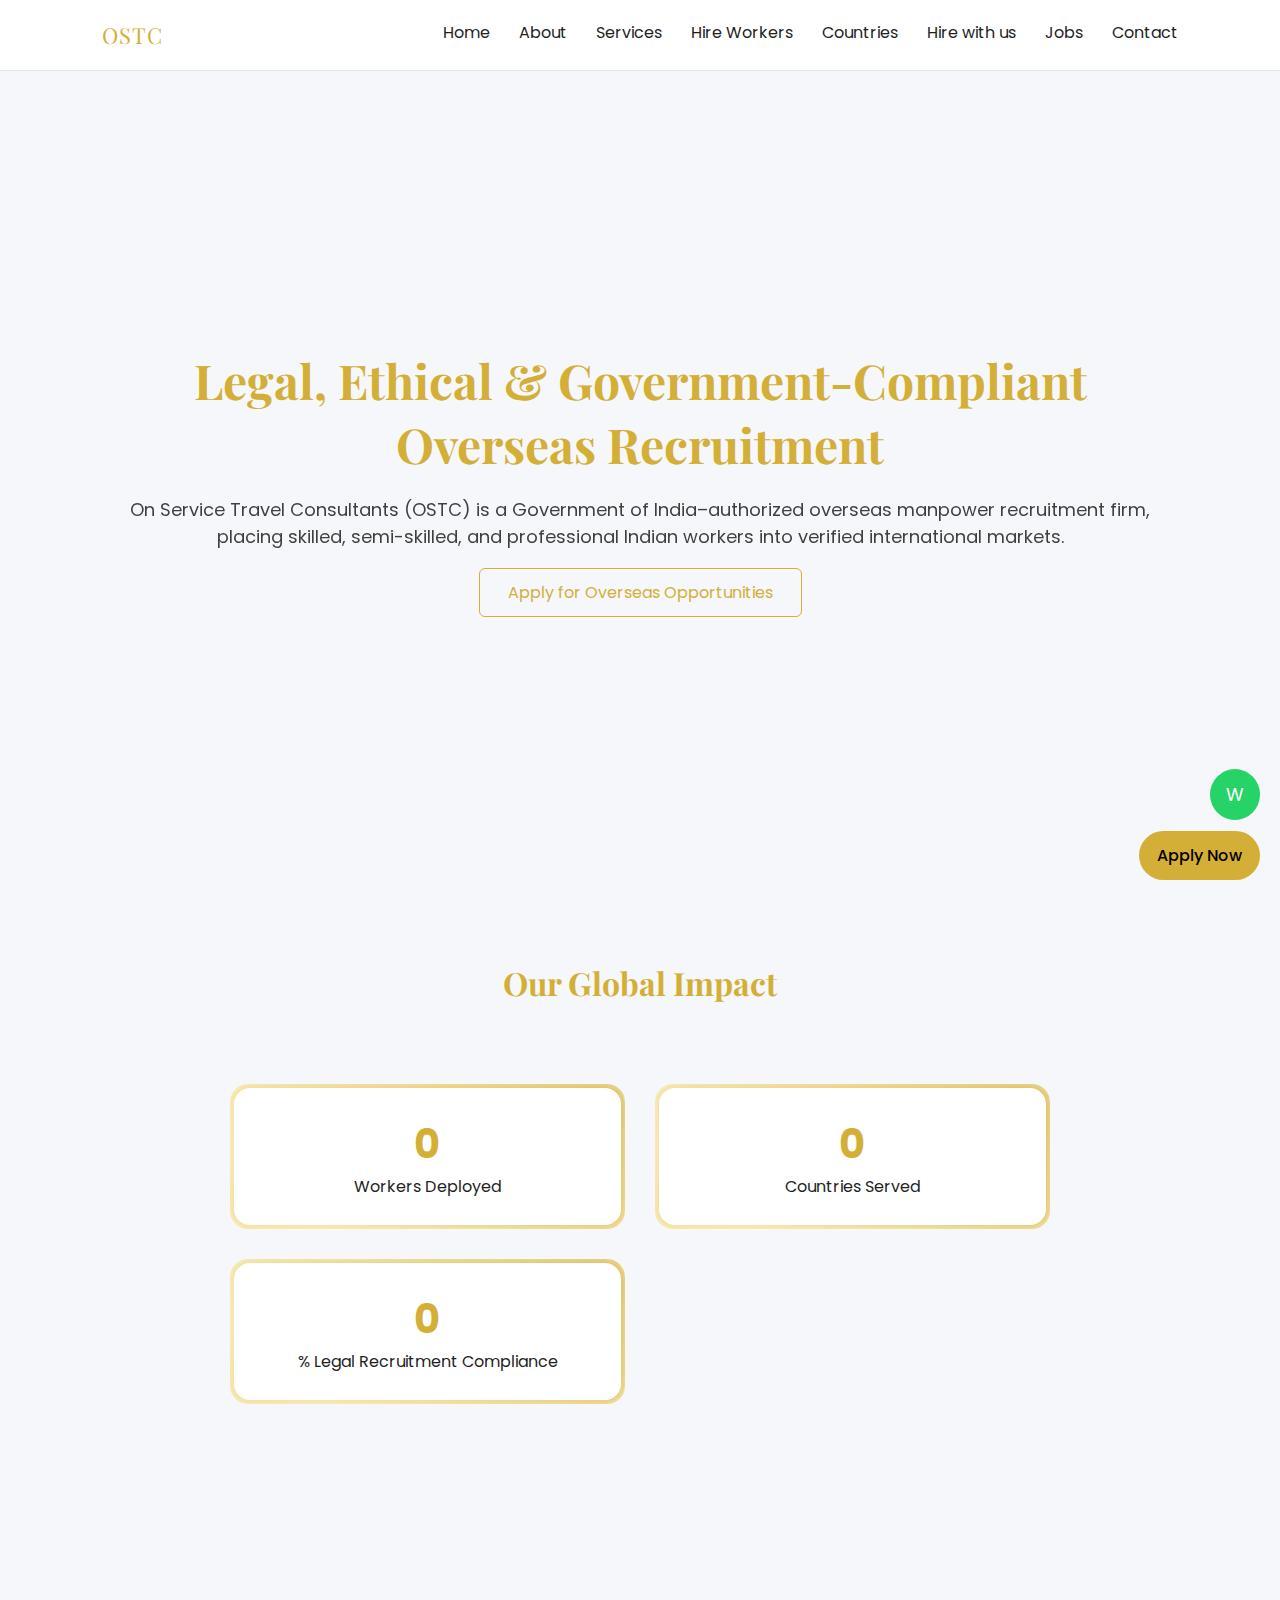
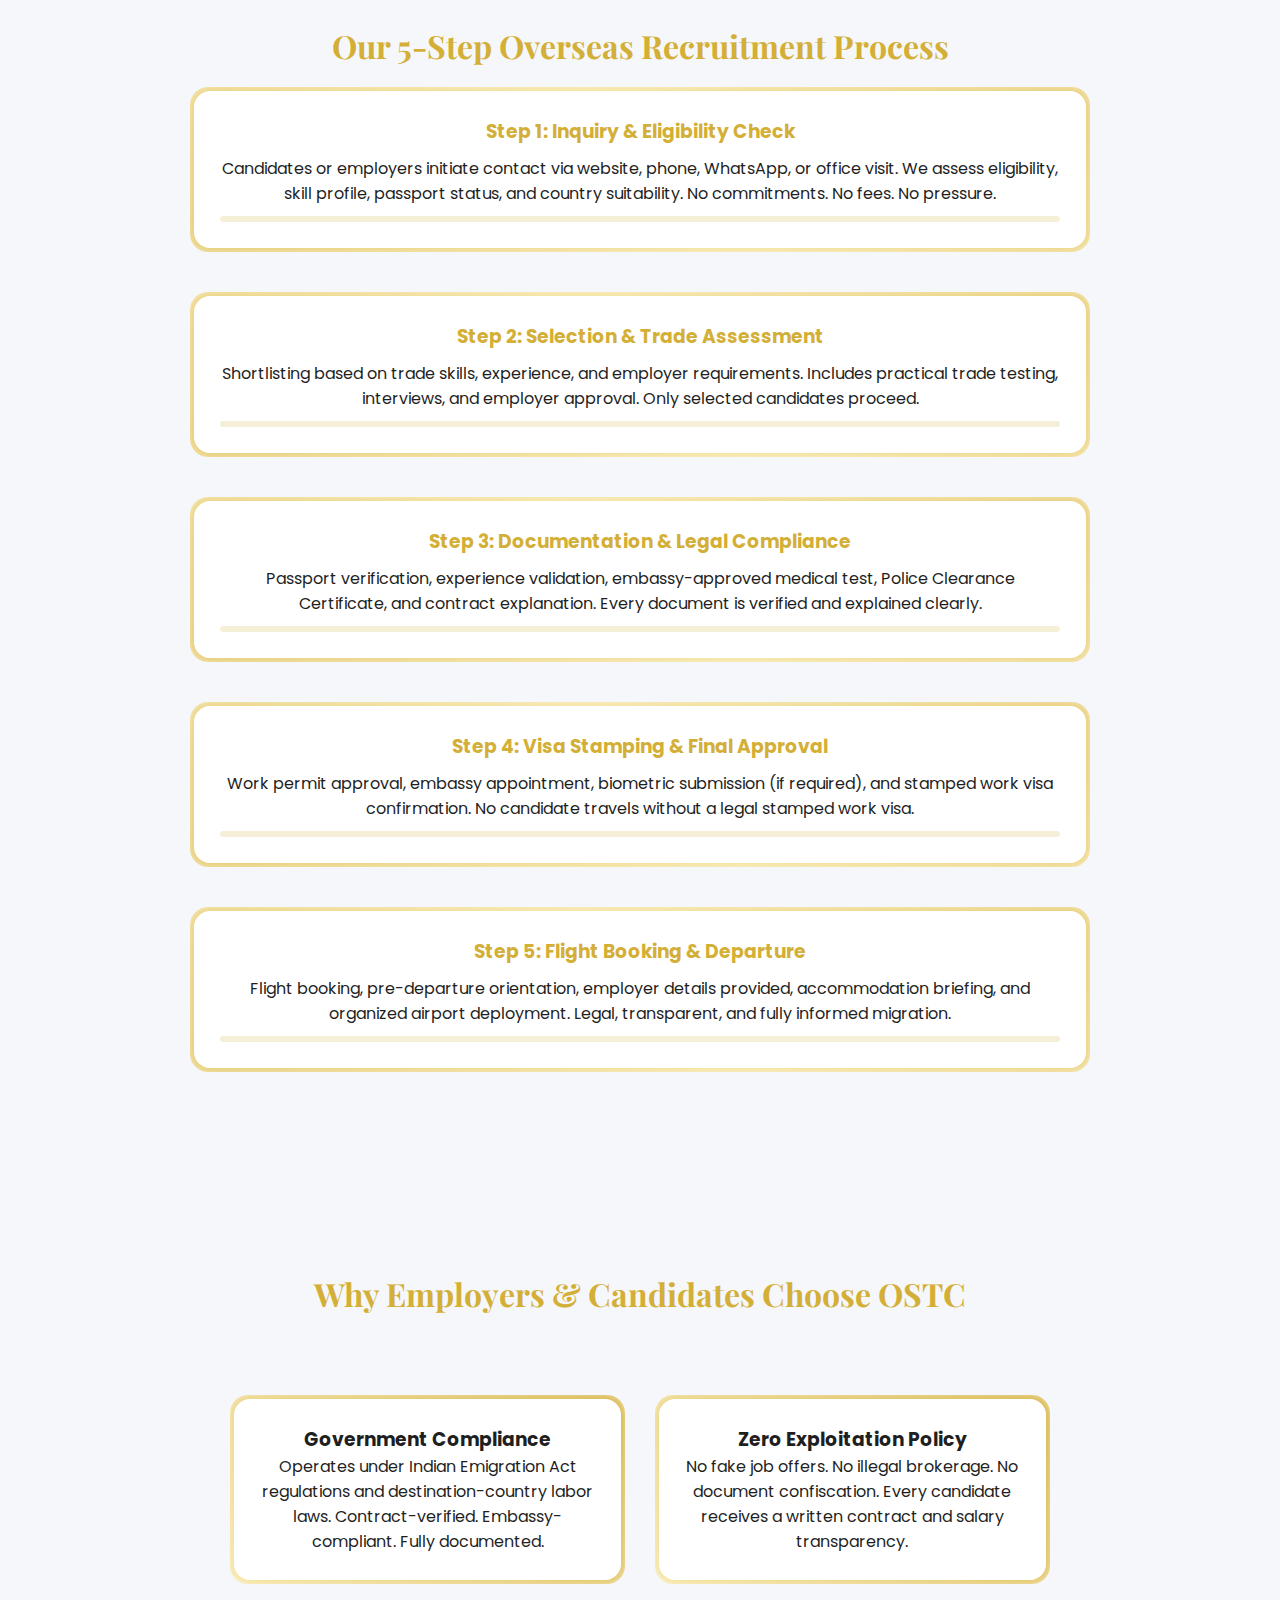
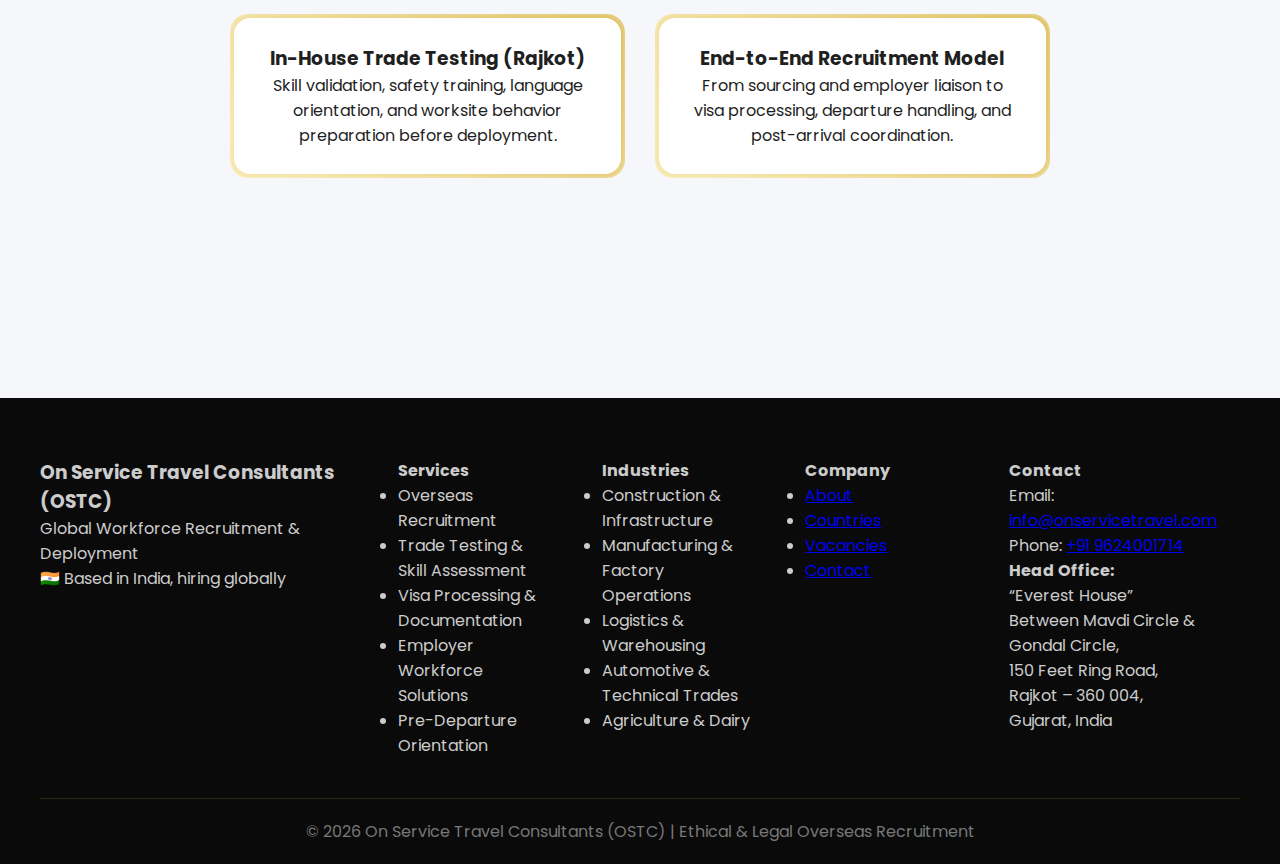
<file: index.html>
<!DOCTYPE html>
<html lang="en">
<head>
<meta charset="UTF-8">
<meta name="viewport" content="width=device-width, initial-scale=1.0">
<title>OSTC | Overseas Workforce Deployment</title>
<link rel="stylesheet" href="style.css">
</head>
<body>

<header>
  <div class="logo">OSTC</div>
  <nav>
    <a href="index.html">Home</a>
    <a href="about.html">About</a>
    <a href="services.html">Services</a>
    <a href="hire-workers.html">Hire Workers</a>
    <a href="countries.html">Countries</a>
    <a href="hire with us.html">Hire with us</a>
    <a href="jobs.html">Jobs</a>
    <a href="contact.html">Contact</a>
  </nav>
</header>

<!-- HERO -->
<section class="hero">
  <div>
    <h1>Legal, Ethical & Government-Compliant Overseas Recruitment</h1>
    <p>
      On Service Travel Consultants (OSTC) is a Government of India–authorized overseas manpower recruitment firm,
      placing skilled, semi-skilled, and professional Indian workers into verified international markets.
    </p>
    <a href="contact.html" class="btn">Apply for Overseas Opportunities</a>
  </div>
</section>

<!-- TRUST COUNTERS -->
<section class="section reveal">
  <h2>Our Global Impact</h2>
  <div class="grid">
    <div class="card">
      <div class="counter" data-target="10000">0</div>
      <p>Workers Deployed</p>
    </div>
    <div class="card">
      <div class="counter" data-target="15">0</div>
      <p>Countries Served</p>
    </div>
    <div class="card">
      <div class="counter" data-target="100">0</div>
      <p>% Legal Recruitment Compliance</p>
    </div>
  </div>
</section>

<!-- 5 STEP PROCESS -->
<section class="section reveal">
  <h2>Our 5-Step Overseas Recruitment Process</h2>

  <div class="timeline">

    <div class="step card">
      <h3>Step 1: Inquiry & Eligibility Check</h3>
      <p>
        Candidates or employers initiate contact via website, phone, WhatsApp, or office visit.
        We assess eligibility, skill profile, passport status, and country suitability.
        No commitments. No fees. No pressure.
      </p>
      <div class="progress-bar"><div class="progress-fill"></div></div>
    </div>

    <div class="step card">
      <h3>Step 2: Selection & Trade Assessment</h3>
      <p>
        Shortlisting based on trade skills, experience, and employer requirements.
        Includes practical trade testing, interviews, and employer approval.
        Only selected candidates proceed.
      </p>
      <div class="progress-bar"><div class="progress-fill"></div></div>
    </div>

    <div class="step card">
      <h3>Step 3: Documentation & Legal Compliance</h3>
      <p>
        Passport verification, experience validation, embassy-approved medical test,
        Police Clearance Certificate, and contract explanation.
        Every document is verified and explained clearly.
      </p>
      <div class="progress-bar"><div class="progress-fill"></div></div>
    </div>

    <div class="step card">
      <h3>Step 4: Visa Stamping & Final Approval</h3>
      <p>
        Work permit approval, embassy appointment, biometric submission (if required),
        and stamped work visa confirmation.
        No candidate travels without a legal stamped work visa.
      </p>
      <div class="progress-bar"><div class="progress-fill"></div></div>
    </div>

    <div class="step card">
      <h3>Step 5: Flight Booking & Departure</h3>
      <p>
        Flight booking, pre-departure orientation, employer details provided,
        accommodation briefing, and organized airport deployment.
        Legal, transparent, and fully informed migration.
      </p>
      <div class="progress-bar"><div class="progress-fill"></div></div>
    </div>

  </div>
</section>

<!-- WHY CHOOSE OSTC -->
<section class="section reveal">
  <h2>Why Employers & Candidates Choose OSTC</h2>

  <div class="grid">

    <div class="card">
      <h3>Government Compliance</h3>
      <p>
        Operates under Indian Emigration Act regulations and destination-country labor laws.
        Contract-verified. Embassy-compliant. Fully documented.
      </p>
    </div>

    <div class="card">
      <h3>Zero Exploitation Policy</h3>
      <p>
        No fake job offers. No illegal brokerage. No document confiscation.
        Every candidate receives a written contract and salary transparency.
      </p>
    </div>

    <div class="card">
      <h3>In-House Trade Testing (Rajkot)</h3>
      <p>
        Skill validation, safety training, language orientation,
        and worksite behavior preparation before deployment.
      </p>
    </div>

    <div class="card">
      <h3>End-to-End Recruitment Model</h3>
      <p>
        From sourcing and employer liaison to visa processing,
        departure handling, and post-arrival coordination.
      </p>
    </div>

  </div>
</section>

<footer class="main-footer">

  <div class="footer-container">

    <!-- BRAND -->
    <div class="footer-col">
      <h3>On Service Travel Consultants (OSTC)</h3>
      <p>Global Workforce Recruitment & Deployment</p>
      <p>🇮🇳 Based in India, hiring globally</p>
    </div>

    <!-- SERVICES -->
    <div class="footer-col">
      <h4>Services</h4>
      <ul>
        <li>Overseas Recruitment</li>
        <li>Trade Testing & Skill Assessment</li>
        <li>Visa Processing & Documentation</li>
        <li>Employer Workforce Solutions</li>
        <li>Pre-Departure Orientation</li>
      </ul>
    </div>

    <!-- INDUSTRIES -->
    <div class="footer-col">
      <h4>Industries</h4>
      <ul>
        <li>Construction & Infrastructure</li>
        <li>Manufacturing & Factory Operations</li>
        <li>Logistics & Warehousing</li>
        <li>Automotive & Technical Trades</li>
        <li>Agriculture & Dairy</li>
      </ul>
    </div>

    <!-- COMPANY -->
    <div class="footer-col">
      <h4>Company</h4>
      <ul>
        <li><a href="about.html">About</a></li>
        <li><a href="countries.html">Countries</a></li>
        <li><a href="jobs.html">Vacancies</a></li>
        <li><a href="contact.html">Contact</a></li>
      </ul>
    </div>

    <!-- CONTACT -->
    <div class="footer-col">
      <h4>Contact</h4>
      <p>Email: <a href="mailto:info@onservicetravel.com">info@onservicetravel.com</a></p>
      <p>Phone: <a href="tel:+919624001714">+91 9624001714</a></p>
      <p><strong>Head Office:</strong></p>
      <p>
        “Everest House”<br>
        Between Mavdi Circle & Gondal Circle,<br>
        150 Feet Ring Road,<br>
        Rajkot – 360 004,<br>
        Gujarat, India
      </p>
    </div>

  </div>

  <div class="footer-bottom">
    © 2026 On Service Travel Consultants (OSTC) | Ethical & Legal Overseas Recruitment
  </div>

</footer>

<a href="contact.html" class="sticky-cta">Apply Now</a>
<a href="https://wa.me/0000000000" class="whatsapp">W</a>

<script src="script.js"></script>
</body>
</html>
</file>
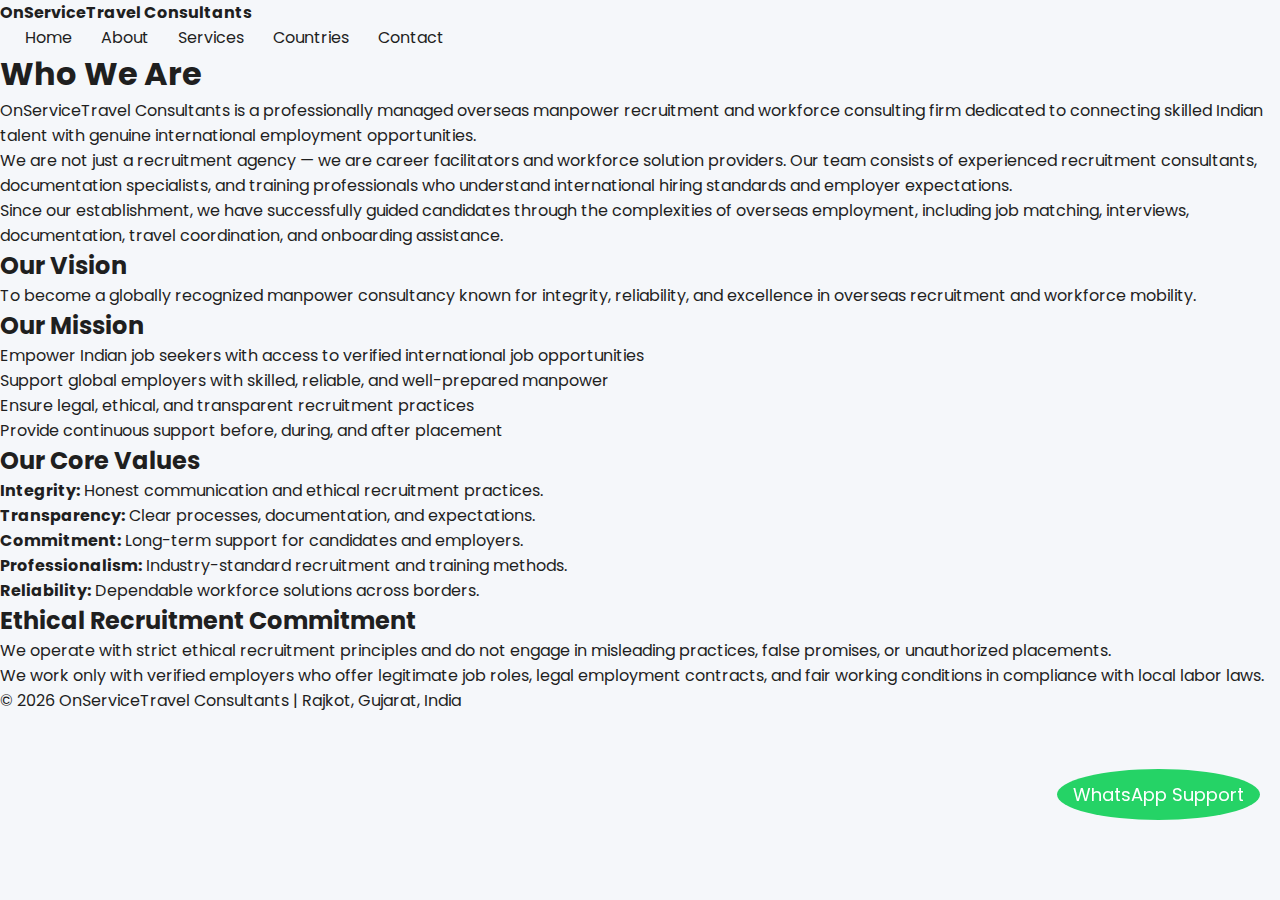
<file: about.html>
<!DOCTYPE html>
<html lang="en">
<head>
<meta charset="UTF-8">
<meta name="viewport" content="width=device-width, initial-scale=1.0">
<title>About Us | OnServiceTravel Consultants</title>
<link rel="stylesheet" href="style.css">
</head>

<body>

<nav>
  <div><strong>OnServiceTravel Consultants</strong></div>
  <div>
    <a href="index.html">Home</a>
    <a href="about.html">About</a>
    <a href="services.html">Services</a>
    <a href="countries.html">Countries</a>
    <a href="contact.html">Contact</a>
  </div>
</nav>

<div class="container">

  <h1 class="reveal">Who We Are</h1>

  <div class="glass reveal">
    <p>
      OnServiceTravel Consultants is a professionally managed overseas manpower recruitment 
      and workforce consulting firm dedicated to connecting skilled Indian talent 
      with genuine international employment opportunities.
    </p>
    <p>
      We are not just a recruitment agency — we are career facilitators and 
      workforce solution providers. Our team consists of experienced recruitment consultants, 
      documentation specialists, and training professionals who understand 
      international hiring standards and employer expectations.
    </p>
    <p>
      Since our establishment, we have successfully guided candidates through the 
      complexities of overseas employment, including job matching, interviews, 
      documentation, travel coordination, and onboarding assistance.
    </p>
  </div>

  <h2 class="reveal">Our Vision</h2>

  <div class="glass reveal">
    <p>
      To become a globally recognized manpower consultancy known for integrity, 
      reliability, and excellence in overseas recruitment and workforce mobility.
    </p>
  </div>

  <h2 class="reveal">Our Mission</h2>

  <div class="glass reveal">
    <ul>
      <li>Empower Indian job seekers with access to verified international job opportunities</li>
      <li>Support global employers with skilled, reliable, and well-prepared manpower</li>
      <li>Ensure legal, ethical, and transparent recruitment practices</li>
      <li>Provide continuous support before, during, and after placement</li>
    </ul>
  </div>

  <h2 class="reveal">Our Core Values</h2>

  <div class="glass reveal">
    <p><strong>Integrity:</strong> Honest communication and ethical recruitment practices.</p>
    <p><strong>Transparency:</strong> Clear processes, documentation, and expectations.</p>
    <p><strong>Commitment:</strong> Long-term support for candidates and employers.</p>
    <p><strong>Professionalism:</strong> Industry-standard recruitment and training methods.</p>
    <p><strong>Reliability:</strong> Dependable workforce solutions across borders.</p>
  </div>

  <h2 class="reveal">Ethical Recruitment Commitment</h2>

  <div class="glass reveal">
    <p>
      We operate with strict ethical recruitment principles and do not engage 
      in misleading practices, false promises, or unauthorized placements.
    </p>
    <p>
      We work only with verified employers who offer legitimate job roles, 
      legal employment contracts, and fair working conditions in compliance 
      with local labor laws.
    </p>
  </div>

</div>

<a class="whatsapp" href="https://wa.me/91XXXXXXXXXX" target="_blank">
  WhatsApp Support
</a>

<footer>
  © 2026 OnServiceTravel Consultants | Rajkot, Gujarat, India
</footer>

<script src="script.js"></script>

</body>
</html>
</file>
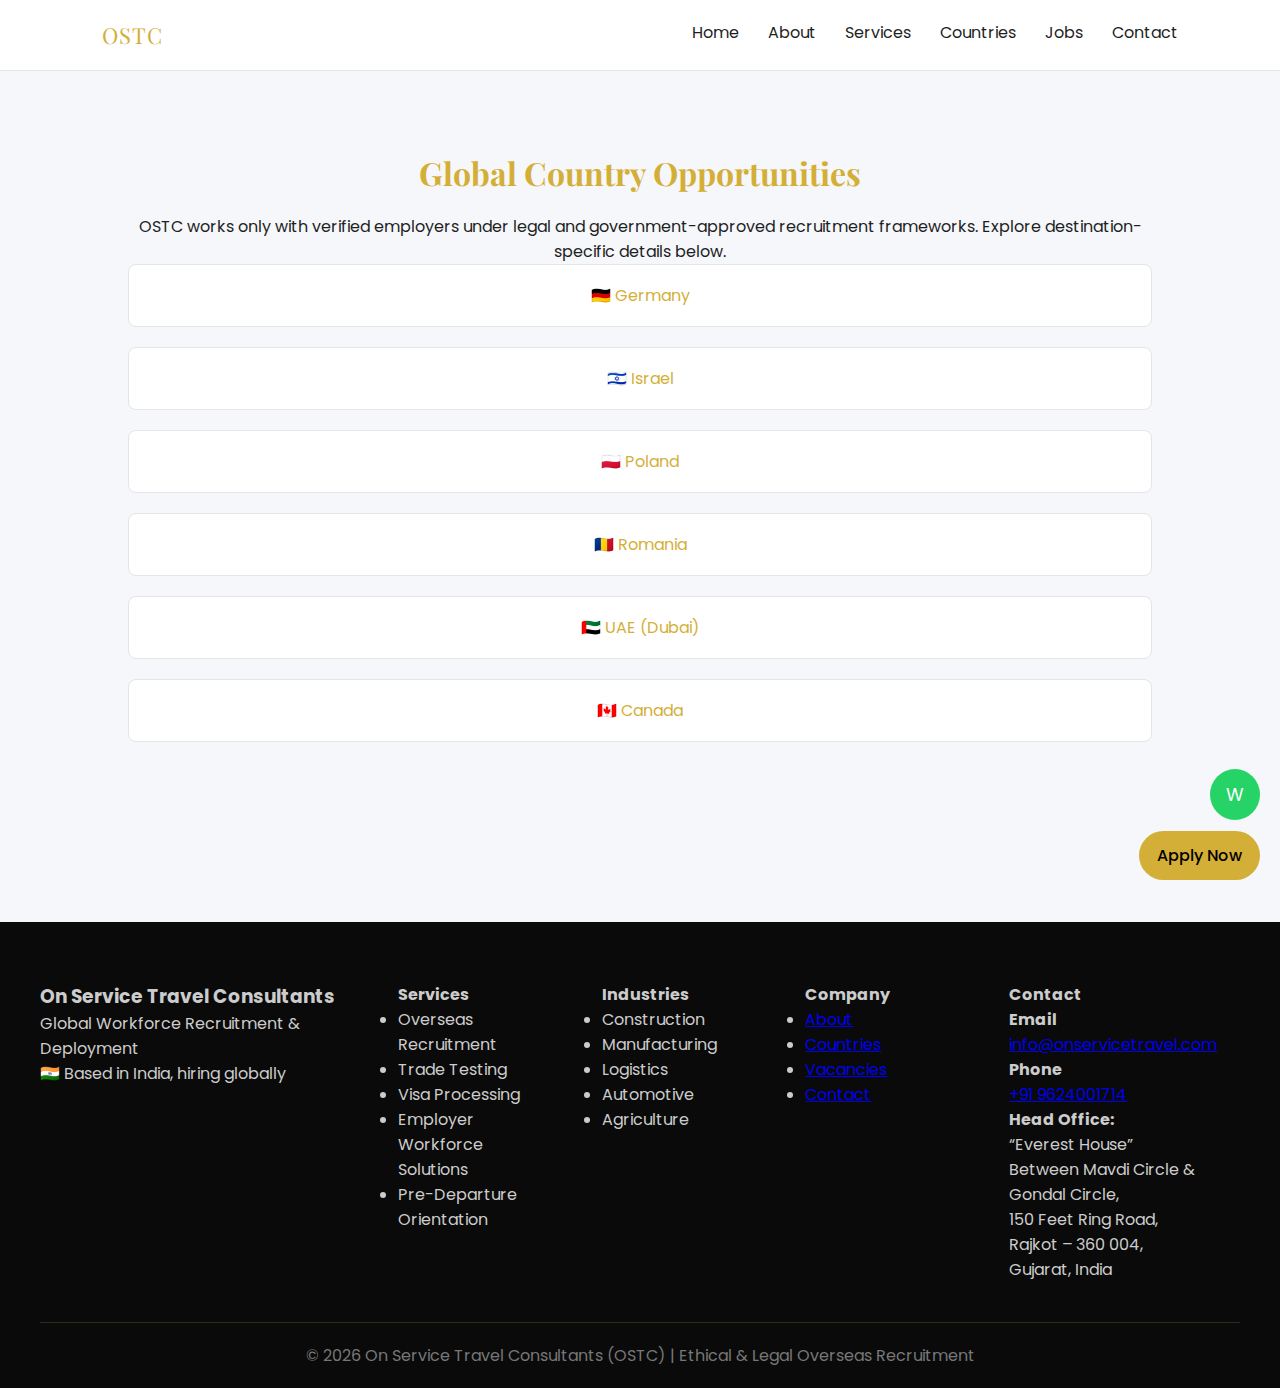
<file: countries.html>
<!DOCTYPE html>
<html lang="en">
<head>
<meta charset="UTF-8">
<meta name="viewport" content="width=device-width, initial-scale=1.0">
<title>Countries | OSTC Global Opportunities</title>
<link rel="stylesheet" href="style.css">
</head>
<body>

<header>
  <div class="logo">OSTC</div>
  <nav>
    <a href="index.html">Home</a>
    <a href="about.html">About</a>
    <a href="services.html">Services</a>
    <a href="countries.html">Countries</a>
    <a href="jobs.html">Jobs</a>
    <a href="contact.html">Contact</a>
  </nav>
</header>

<section class="section reveal">
  <h2>Global Country Opportunities</h2>
  <p>
    OSTC works only with verified employers under legal and government-approved
    recruitment frameworks. Explore destination-specific details below.
  </p>

  <div class="accordion">

    <!-- GERMANY -->
    <div class="accordion-item">
      <div class="accordion-header">🇩🇪 Germany</div>
      <div class="accordion-content">

        <h3>Market Overview</h3>
        <p>
          Germany faces a severe labor shortage across construction,
          manufacturing, logistics, and technical trades.
          Employers actively recruit qualified non-EU workers.
        </p>

        <h3>Jobs in Demand</h3>
        <p>
          Construction Laborer, Shuttering Carpenter, Steel Fixer,
          Electrician, Plumber, CNC Operator, Factory Worker,
          Warehouse Associate, Truck Driver.
        </p>

        <h3>Salary & Working Hours</h3>
        <p>
          €1,800 – €3,000 per month depending on trade.
          8 hours/day, 5 days/week. Overtime legally protected.
          Minimum 20 days paid leave annually.
        </p>

        <h3>Labor Laws & Worker Rights</h3>
        <p>
          Written employment contracts mandatory.
          Minimum wage enforcement, employer-paid social security,
          health insurance, strong workplace safety protections.
        </p>

        <h3>Visa & Legal Pathway</h3>
        <p>
          German National Work Visa followed by Residence Permit.
          Employer-sponsored contract-based sponsorship.
        </p>

        <h3>Why Apply Through OSTC</h3>
        <p>
          Trade-tested candidates, verified employers,
          transparent salary structures, fully legal deployment.
        </p>

      </div>
    </div>

    <!-- ISRAEL -->
    <div class="accordion-item">
      <div class="accordion-header">🇮🇱 Israel</div>
      <div class="accordion-content">

        <h3>Market Overview</h3>
        <p>
          Israel operates under bilateral government agreements,
          ensuring transparency and worker protection.
        </p>

        <h3>Jobs in Demand</h3>
        <p>
          Shuttering Carpenter, Steel Fixer, Tile Layer,
          Mason, Plumber, Agriculture Worker, Caregiver.
        </p>

        <h3>Salary & Work Conditions</h3>
        <p>
          ₹1,20,000 – ₹1,80,000+ monthly equivalent.
          8–10 hours/day. Weekly rest day mandatory.
          Overtime paid as per Israeli labor law.
        </p>

        <h3>Labor Laws</h3>
        <p>
          Minimum wage protection, employer-paid medical insurance,
          regulated accommodation, legal grievance systems.
        </p>

        <h3>Visa Type</h3>
        <p>
          B1 Work Visa. Employer-specific and issued only after
          trade test, medical clearance, and government approval.
        </p>

      </div>
    </div>

    <!-- POLAND -->
    <div class="accordion-item">
      <div class="accordion-header">🇵🇱 Poland</div>
      <div class="accordion-content">

        <h3>Market Overview</h3>
        <p>
          Fast-growing EU labor market recruiting Indian workers
          for factory and construction roles.
        </p>

        <h3>Jobs Available</h3>
        <p>
          Factory Worker, Warehouse Loader, Construction Helper,
          Welder, Machine Operator.
        </p>

        <h3>Salary & Benefits</h3>
        <p>
          €1,200 – €1,800 per month.
          Overtime available. Accommodation often provided.
        </p>

        <h3>Visa Process</h3>
        <p>
          Polish National D-Type Work Visa.
          Work Permit issued before embassy submission.
        </p>

      </div>
    </div>

    <!-- ROMANIA -->
    <div class="accordion-item">
      <div class="accordion-header">🇷🇴 Romania</div>
      <div class="accordion-content">

        <h3>Market Overview</h3>
        <p>
          Emerging EU destination with strong demand in construction
          and manufacturing sectors.
        </p>

        <h3>Jobs Available</h3>
        <p>
          Mason, Tile Layer, Factory Worker,
          Warehouse Staff, Agriculture Worker.
        </p>

        <h3>Salary & Conditions</h3>
        <p>
          €1,100 – €1,600 per month.
          Overtime paid. Long-term contracts common.
        </p>

      </div>
    </div>

    <!-- UAE -->
    <div class="accordion-item">
      <div class="accordion-header">🇦🇪 UAE (Dubai)</div>
      <div class="accordion-content">

        <h3>Market Overview</h3>
        <p>
          Tax-free income hub with high demand in construction,
          logistics, hospitality, and security sectors.
        </p>

        <h3>Jobs in Demand</h3>
        <p>
          Mason, Driver, Cleaner, Helper,
          Security Guard, Hospitality Staff.
        </p>

        <h3>Salary & Benefits</h3>
        <p>
          ₹30,000 – ₹80,000+ monthly.
          Employer accommodation and medical insurance mandatory.
        </p>

      </div>
    </div>

    <!-- CANADA -->
    <div class="accordion-item">
      <div class="accordion-header">🇨🇦 Canada</div>
      <div class="accordion-content">

        <h3>Market Overview</h3>
        <p>
          Recruits foreign workers under LMIA-approved employer programs.
        </p>

        <h3>Jobs Available</h3>
        <p>
          Caregiver, Construction Laborer,
          Factory Worker, Truck Driver, Farm Worker.
        </p>

        <h3>Salary</h3>
        <p>
          CAD $15 – $30 per hour.
          Overtime paid. Strong worker protection.
        </p>

      </div>
    </div>

  </div>

</section>

<footer class="main-footer">

  <div class="footer-container">

    <!-- LEFT BRAND COLUMN -->
    <div class="footer-brand">
      <h3>On Service Travel Consultants</h3>
      <p>Global Workforce Recruitment & Deployment</p>
      <p>🇮🇳 Based in India, hiring globally</p>
    </div>

    <!-- SERVICES -->
    <div class="footer-col">
      <h4>Services</h4>
      <ul>
        <li>Overseas Recruitment</li>
        <li>Trade Testing</li>
        <li>Visa Processing</li>
        <li>Employer Workforce Solutions</li>
        <li>Pre-Departure Orientation</li>
      </ul>
    </div>

    <!-- INDUSTRIES -->
    <div class="footer-col">
      <h4>Industries</h4>
      <ul>
        <li>Construction</li>
        <li>Manufacturing</li>
        <li>Logistics</li>
        <li>Automotive</li>
        <li>Agriculture</li>
      </ul>
    </div>

    <!-- COMPANY -->
    <div class="footer-col">
      <h4>Company</h4>
      <ul>
        <li><a href="about.html">About</a></li>
        <li><a href="countries.html">Countries</a></li>
        <li><a href="jobs.html">Vacancies</a></li>
        <li><a href="contact.html">Contact</a></li>
      </ul>
    </div>

    <!-- CONTACT -->
    <div class="footer-col footer-contact">
      <h4>Contact</h4>

      <div class="contact-row">
        <div>
          <strong>Email</strong>
          <p><a href="mailto:info@onservicetravel.com">info@onservicetravel.com</a></p>
        </div>

        <div>
          <strong>Phone</strong>
          <p><a href="tel:+919624001714">+91 9624001714</a></p>
        </div>
      </div>

      <div class="footer-address">
        <strong>Head Office:</strong>
        <p>
          “Everest House”<br>
          Between Mavdi Circle & Gondal Circle,<br>
          150 Feet Ring Road,<br>
          Rajkot – 360 004,<br>
          Gujarat, India
        </p>
      </div>

    </div>

  </div>

  <div class="footer-bottom">
    © 2026 On Service Travel Consultants (OSTC) | Ethical & Legal Overseas Recruitment
  </div>

</footer>

<a href="contact.html" class="sticky-cta">Apply Now</a>
<a href="https://wa.me/0000000000" class="whatsapp">W</a>

<script src="script.js"></script>
</body>
</html>
</file>
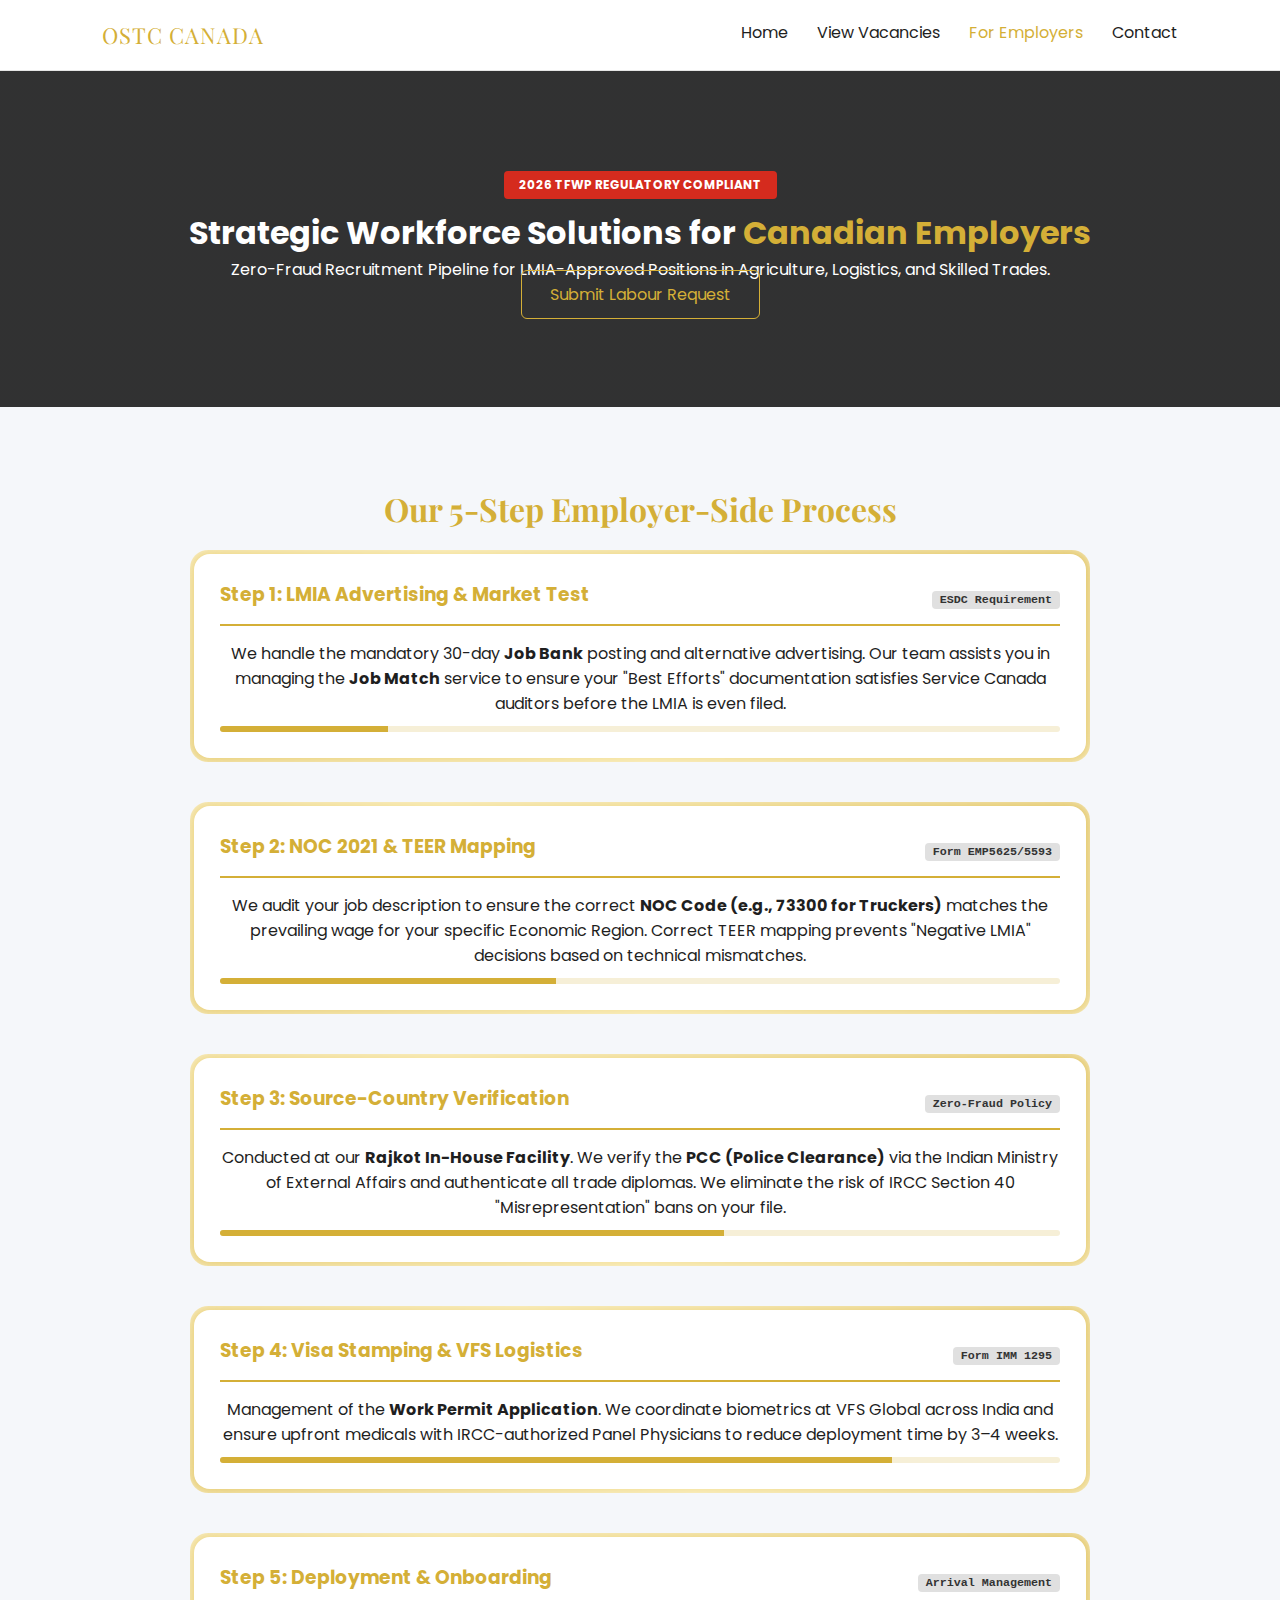
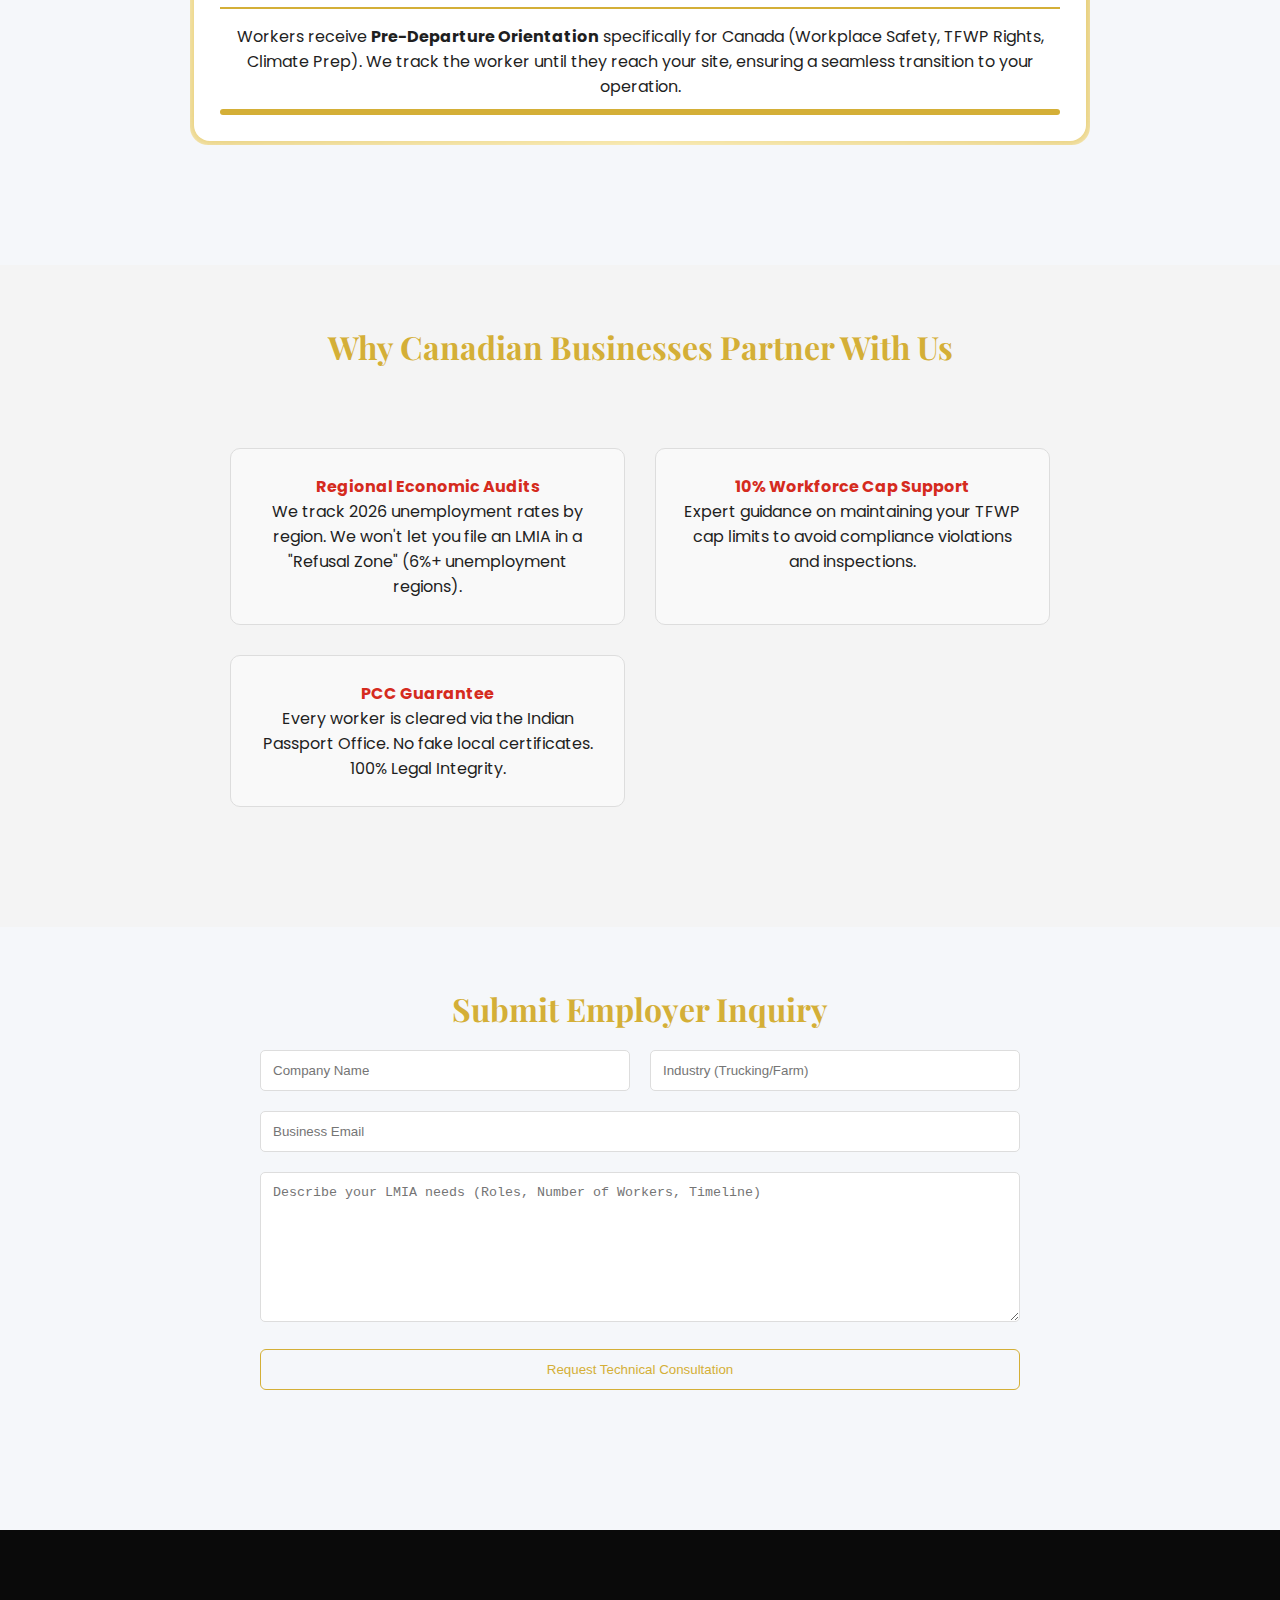
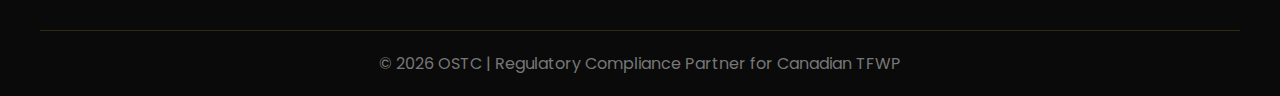
<file: hire with us.html>
<!DOCTYPE html>
<html lang="en">
<head>
<meta charset="UTF-8">
<meta name="viewport" content="width=device-width, initial-scale=1.0">
<title>Hire With Us | Canada Employer Compliance | OSTC</title>
<link rel="stylesheet" href="style.css">
<style>
    :root { --can-red: #d52b1e; --gold: #d4af37; --dark: #121212; }
    
    /* Layout Overrides to match your Index */
    .hero-employer {
        background: linear-gradient(rgba(0,0,0,0.8), rgba(0,0,0,0.8)), url('https://images.unsplash.com/photo-1517245386807-bb43f82c33c4?auto=format&fit=crop&q=80');
        background-size: cover;
        background-position: center;
        color: white;
        padding: 100px 10%;
        text-align: center;
    }
    
    .technical-tag {
        background: var(--can-red);
        color: white;
        padding: 5px 15px;
        border-radius: 4px;
        font-size: 12px;
        font-weight: bold;
        display: inline-block;
        margin-bottom: 10px;
    }

    .form-badge {
        background: #e0e0e0;
        color: #333;
        padding: 2px 8px;
        font-family: monospace;
        font-weight: bold;
        border-radius: 4px;
        font-size: 0.9em;
    }

    /* Process Timeline Overrides */
    .step-header {
        display: flex;
        justify-content: space-between;
        align-items: center;
        margin-bottom: 15px;
        border-bottom: 2px solid var(--gold);
        padding-bottom: 5px;
    }

    .compliance-grid {
        display: grid;
        grid-template-columns: repeat(auto-fit, minmax(250px, 1fr));
        gap: 20px;
        margin-top: 40px;
    }

    .compliance-card {
        background: #f9f9f9;
        padding: 25px;
        border-radius: 10px;
        border: 1px solid #ddd;
    }
</style>
</head>
<body>

<header>
  <div class="logo">OSTC <span>CANADA</span></div>
  <nav>
    <a href="index.html">Home</a>
    <a href="jobs.html">View Vacancies</a>
    <a href="hire-with-us.html" style="color: var(--gold);">For Employers</a>
    <a href="contact.html">Contact</a>
  </nav>
</header>

<section class="hero-employer">
    <div class="technical-tag">2026 TFWP REGULATORY COMPLIANT</div>
    <h1>Strategic Workforce Solutions for <span style="color: var(--gold);">Canadian Employers</span></h1>
    <p>Zero-Fraud Recruitment Pipeline for LMIA-Approved Positions in Agriculture, Logistics, and Skilled Trades.</p>
    <a href="#inquiry" class="btn">Submit Labour Request</a>
</section>

<section class="section reveal">
    <h2>Our 5-Step Employer-Side Process</h2>
    <div class="timeline">

        <div class="step card">
            <div class="step-header">
                <h3>Step 1: LMIA Advertising & Market Test</h3>
                <span class="form-badge">ESDC Requirement</span>
            </div>
            <p>
                We handle the mandatory 30-day <b>Job Bank</b> posting and alternative advertising. 
                Our team assists you in managing the <b>Job Match</b> service to ensure your "Best Efforts" 
                documentation satisfies Service Canada auditors before the LMIA is even filed.
            </p>
            <div class="progress-bar"><div class="progress-fill" style="width: 20%;"></div></div>
        </div>

        <div class="step card">
            <div class="step-header">
                <h3>Step 2: NOC 2021 & TEER Mapping</h3>
                <span class="form-badge">Form EMP5625/5593</span>
            </div>
            <p>
                We audit your job description to ensure the correct <b>NOC Code (e.g., 73300 for Truckers)</b> 
                matches the prevailing wage for your specific Economic Region. Correct TEER mapping 
                prevents "Negative LMIA" decisions based on technical mismatches.
            </p>
            <div class="progress-bar"><div class="progress-fill" style="width: 40%;"></div></div>
        </div>

        <div class="step card">
            <div class="step-header">
                <h3>Step 3: Source-Country Verification</h3>
                <span class="form-badge">Zero-Fraud Policy</span>
            </div>
            <p>
                Conducted at our <b>Rajkot In-House Facility</b>. We verify the <b>PCC (Police Clearance)</b> 
                via the Indian Ministry of External Affairs and authenticate all trade diplomas. 
                We eliminate the risk of IRCC Section 40 "Misrepresentation" bans on your file.
            </p>
            <div class="progress-bar"><div class="progress-fill" style="width: 60%;"></div></div>
        </div>

        <div class="step card">
            <div class="step-header">
                <h3>Step 4: Visa Stamping & VFS Logistics</h3>
                <span class="form-badge">Form IMM 1295</span>
            </div>
            <p>
                Management of the <b>Work Permit Application</b>. We coordinate biometrics at VFS Global 
                across India and ensure upfront medicals with IRCC-authorized Panel Physicians 
                to reduce deployment time by 3–4 weeks.
            </p>
            <div class="progress-bar"><div class="progress-fill" style="width: 80%;"></div></div>
        </div>

        <div class="step card">
            <div class="step-header">
                <h3>Step 5: Deployment & Onboarding</h3>
                <span class="form-badge">Arrival Management</span>
            </div>
            <p>
                Workers receive <b>Pre-Departure Orientation</b> specifically for Canada (Workplace Safety, 
                TFWP Rights, Climate Prep). We track the worker until they reach your site, ensuring 
                a seamless transition to your operation.
            </p>
            <div class="progress-bar"><div class="progress-fill" style="width: 100%;"></div></div>
        </div>

    </div>
</section>

<section class="section reveal" style="background: #f4f4f4; padding: 60px 10%;">
    <h2 style="text-align: center;">Why Canadian Businesses Partner With Us</h2>
    <div class="grid">
        <div class="compliance-card">
            <h4 style="color: var(--can-red);">Regional Economic Audits</h4>
            <p>We track 2026 unemployment rates by region. We won't let you file an LMIA in a "Refusal Zone" (6%+ unemployment regions).</p>
        </div>
        <div class="compliance-card">
            <h4 style="color: var(--can-red);">10% Workforce Cap Support</h4>
            <p>Expert guidance on maintaining your TFWP cap limits to avoid compliance violations and inspections.</p>
        </div>
        <div class="compliance-card">
            <h4 style="color: var(--can-red);">PCC Guarantee</h4>
            <p>Every worker is cleared via the Indian Passport Office. No fake local certificates. 100% Legal Integrity.</p>
        </div>
    </div>
</section>

<section id="inquiry" class="section reveal" style="max-width: 800px; margin: auto; padding: 60px 20px;">
    <h2 style="text-align: center;">Submit Employer Inquiry</h2>
    <form>
        <div style="display: grid; grid-template-columns: 1fr 1fr; gap: 20px;">
            <input type="text" placeholder="Company Name" style="padding: 12px; border: 1px solid #ddd; border-radius: 5px;">
            <input type="text" placeholder="Industry (Trucking/Farm)" style="padding: 12px; border: 1px solid #ddd; border-radius: 5px;">
        </div>
        <input type="email" placeholder="Business Email" style="width: 100%; padding: 12px; margin: 20px 0; border: 1px solid #ddd; border-radius: 5px;">
        <textarea placeholder="Describe your LMIA needs (Roles, Number of Workers, Timeline)" style="width: 100%; padding: 12px; height: 150px; border: 1px solid #ddd; border-radius: 5px;"></textarea>
        <button type="submit" class="btn" style="width: 100%; margin-top: 20px;">Request Technical Consultation</button>
    </form>
</section>

<footer class="main-footer">
    <div class="footer-bottom">
        © 2026 OSTC | Regulatory Compliance Partner for Canadian TFWP
    </div>
</footer>

<script src="script.js"></script>
</body>
</html>
</file>
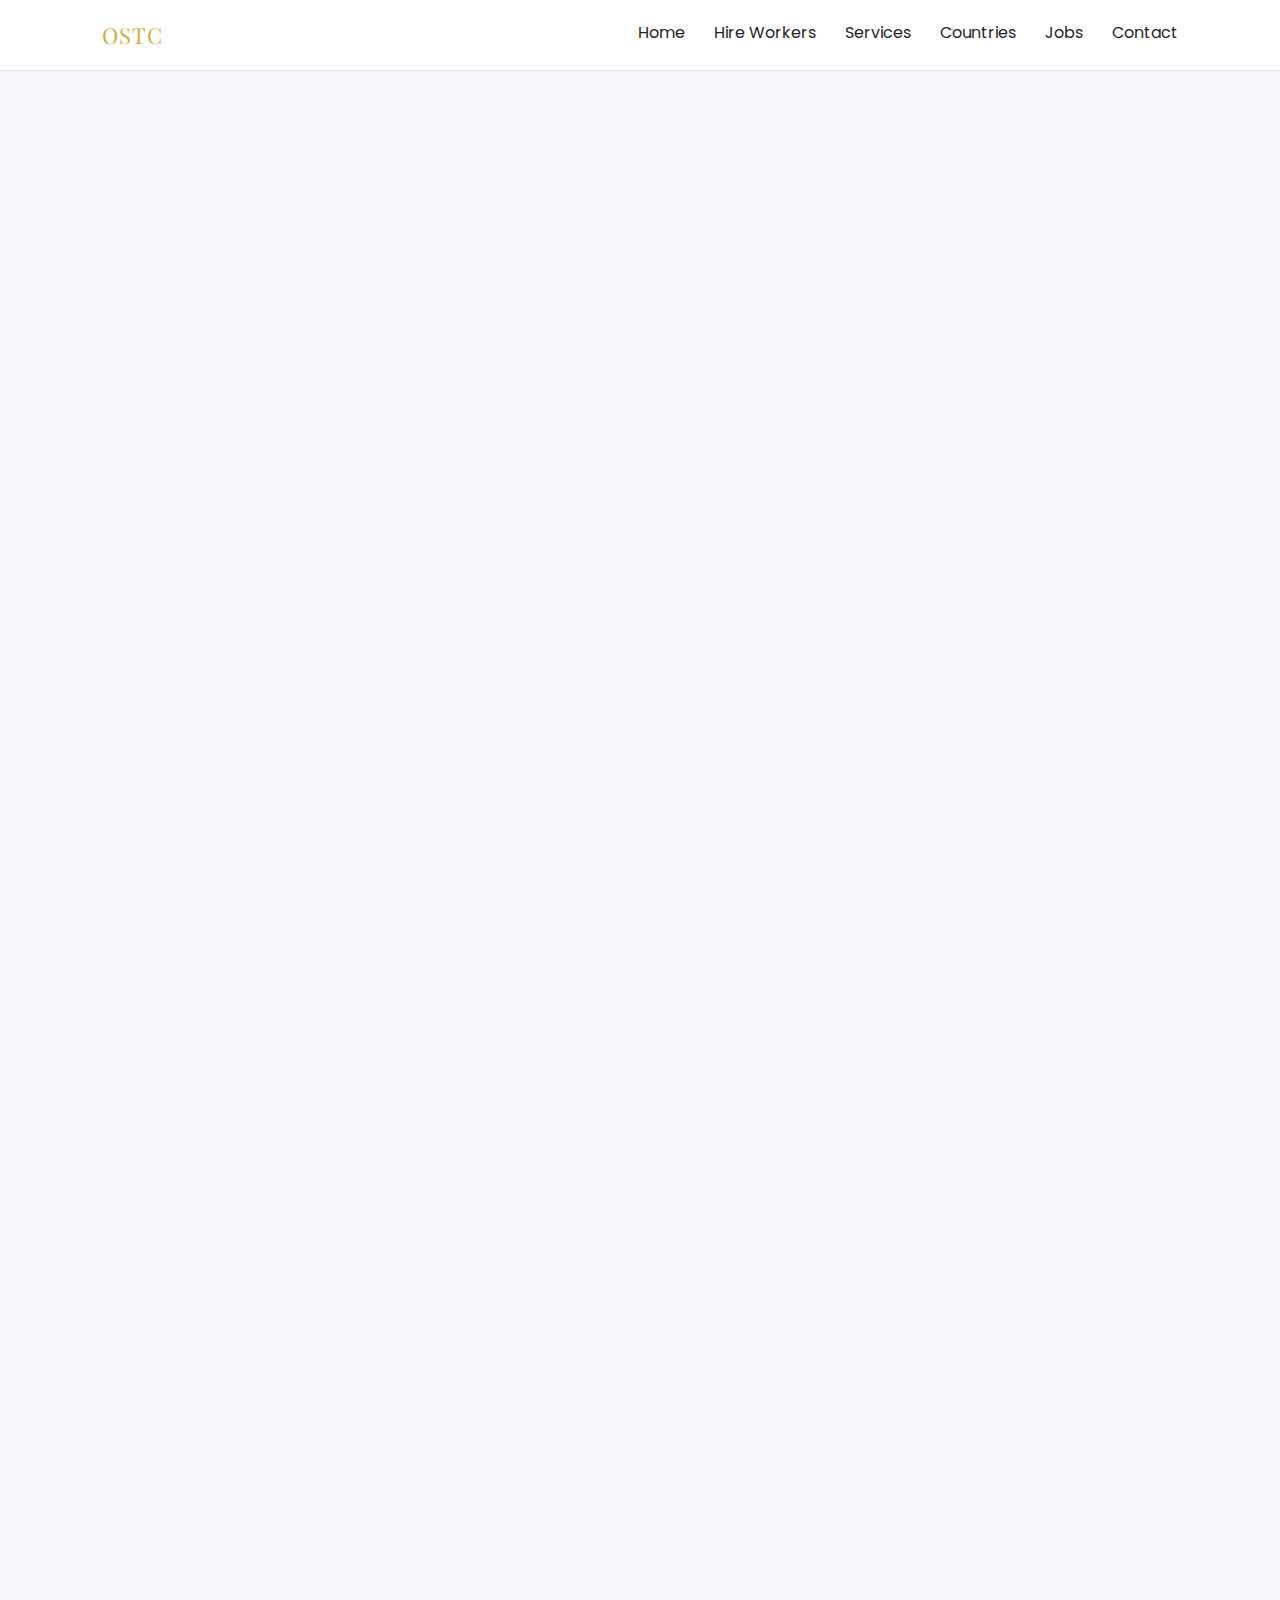
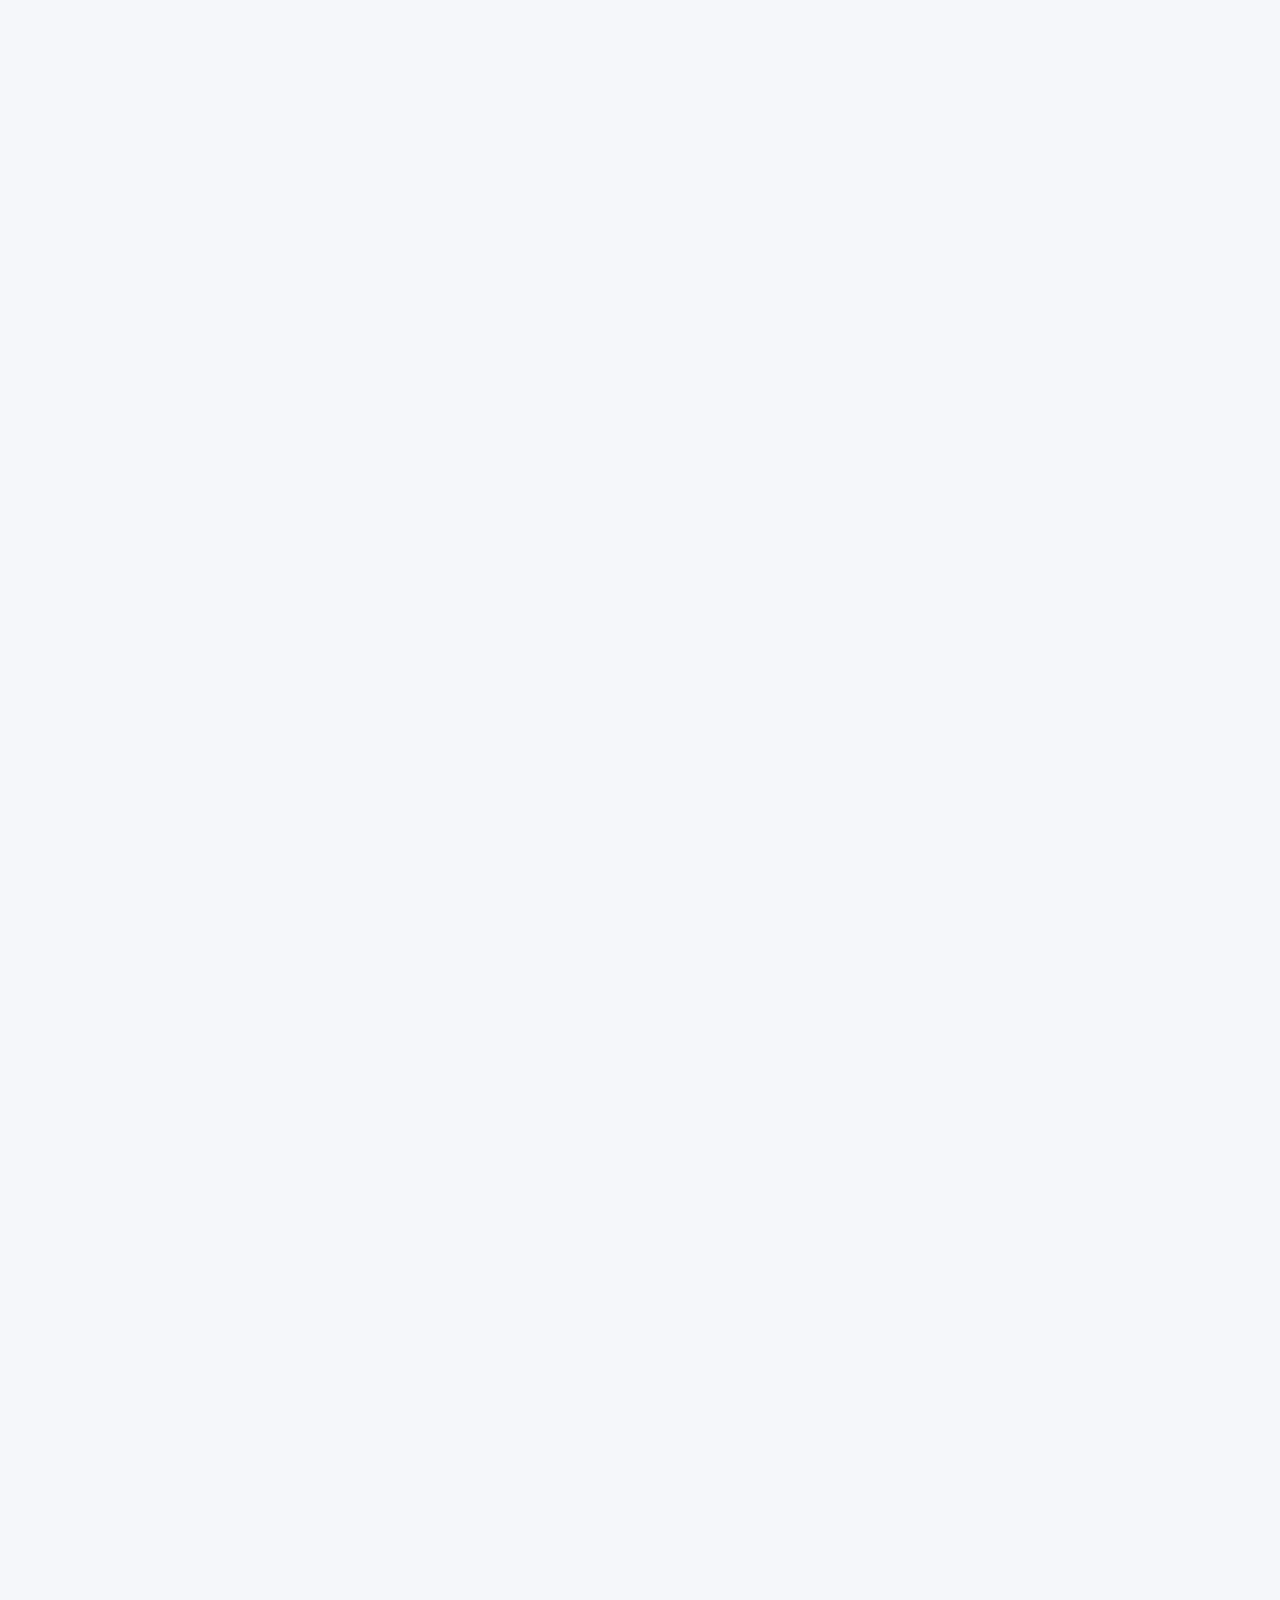
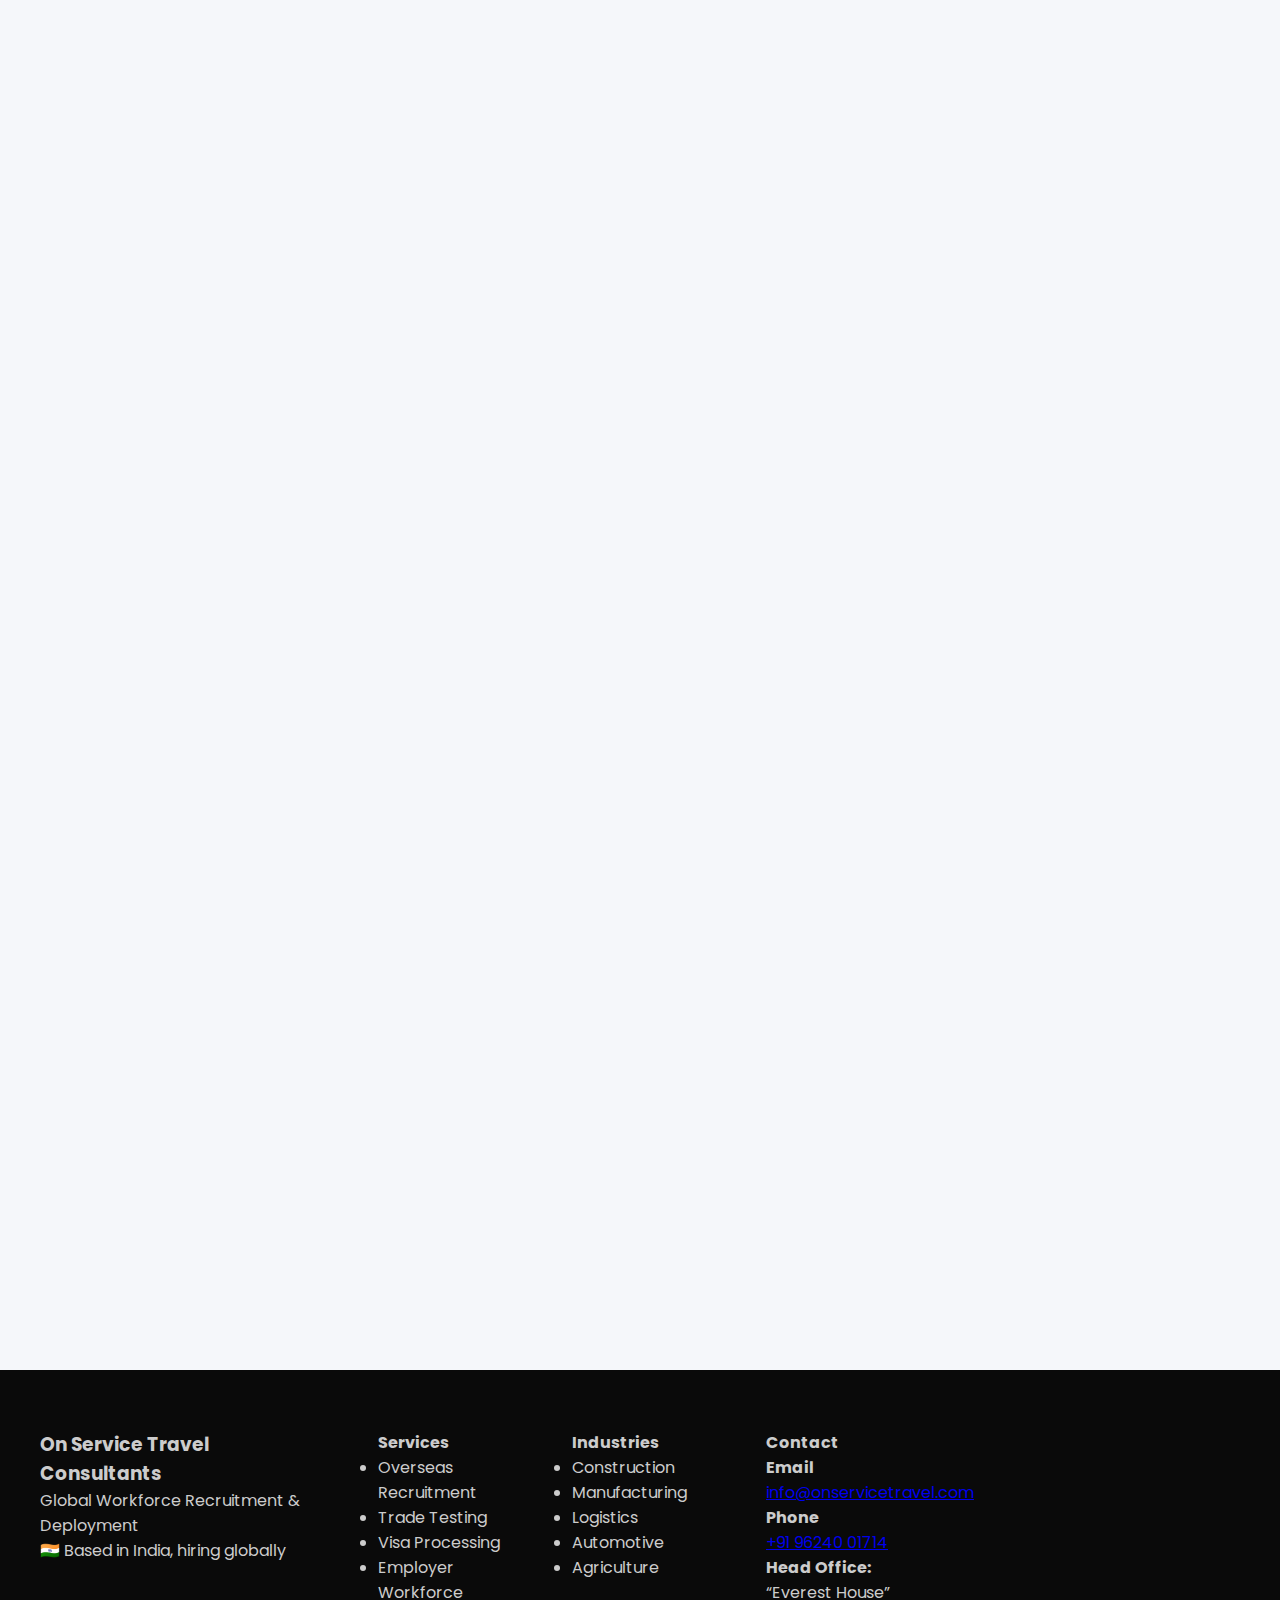
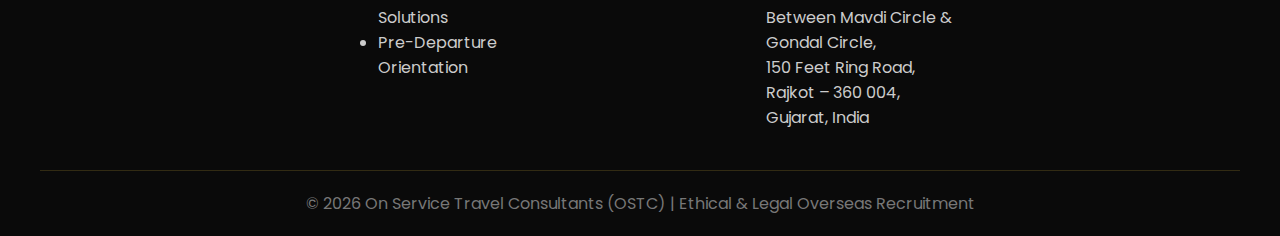
<file: hire-workers.html>
<!DOCTYPE html>
<html lang="en">
<head>
  <meta charset="utf-8" />
  <meta name="viewport" content="width=device-width,initial-scale=1" />
  <title>Hire Workers | On Service Travel Consultants</title>
  <meta name="description" content="Hire verified, compliant foreign workers from India to Europe. Fast placements, full visa support, local onboarding.">
  <link rel="stylesheet" href="style.css">
  <!-- Small page-specific styles: animations, bullets, image placeholders -->
  <style>
    /* subtle fade-up for sections */
    .fade-up { opacity: 0; transform: translateY(10px); animation: fadeUp 0.7s ease forwards; }
    .fade-up.delay { animation-delay: 0.12s; }
    .fade-up.delay-2 { animation-delay: 0.22s; }
    @keyframes fadeUp { to { opacity: 1; transform: translateY(0); } }

    /* improved paragraph spacing and readable max width */
    .lead, .body-copy { max-width: 920px; margin: 0 auto 18px; line-height: 1.6; color: #222; font-size: 16px; }

    /* animated bullet list (gold icon) */
    .bullet-list { list-style: none; padding-left: 0; margin: 16px auto; max-width:760px; text-align:left; }
    .bullet-list li {
      position: relative;
      padding-left: 40px;
      margin-bottom: 12px;
      font-weight: 500;
    }
    .bullet-list li::before {
      content: "";
      position: absolute;
      left: 0;
      top: 6px;
      width: 26px;
      height: 26px;
      border-radius: 6px;
      background: linear-gradient(135deg,#d4af37,#f5e29a);
      box-shadow: 0 4px 10px rgba(212,175,55,0.12);
      transform: scale(0.9);
      animation: pop 1s ease infinite;
      background-size: 200% 200%;
    }
    /* subtle pop animation, offset each bullet by CSS - works on hover too */
    @keyframes pop {
      0% { transform: scale(.92); filter: saturate(.9); }
      50% { transform: scale(1.03); filter: saturate(1.08); }
      100% { transform: scale(.92); filter: saturate(.95); }
    }
    .bullet-list li strong { font-weight: 700; color: #111; }

    /* image placeholder style - keep room for images you add later */
    .image-spot {
      max-width: 920px;
      margin: 22px auto;
      border-radius: 10px;
      overflow: hidden;
      background: linear-gradient(180deg,#fff,#f7f7f8);
      border: 1px solid rgba(0,0,0,0.03);
      height: 260px;
      display:flex;
      align-items:center;
      justify-content:center;
      color:#888;
      font-size:14px;
    }

    /* testimonials: simple list, no cards */
    .testimonials { max-width:920px; margin: 12px auto; text-align:left; }
    .testimonials blockquote {
      margin: 12px 0;
      padding-left: 14px;
      border-left: 4px solid rgba(212,175,55,0.9);
      color:#333;
      background: rgba(212,175,55,0.03);
      border-radius:6px;
      padding:12px 14px;
      font-style: normal;
    }
    .testimonials cite { display:block; margin-top:6px; color:#666; font-size:13px; }

    /* slimmed trust row (2 items only) */
    .trust-row { display:flex; gap:18px; justify-content:center; align-items:flex-start; flex-wrap:wrap; max-width:920px; margin:16px auto; }
    .trust-item { background:#fff; padding:16px 18px; border-radius:10px; border:1px solid rgba(0,0,0,0.04); min-width:260px; text-align:left; }
    .trust-item h4 { margin-bottom:8px; color:#d4af37; }

    /* reduce card look usage — keep only minimal card visuals */
    .minimal-card { padding:20px; border-radius:12px; background:#fff; border:1px solid rgba(0,0,0,0.04); max-width:920px; margin:12px auto; }
  </style>
</head>
<body>

  <header>
    <div class="logo">OSTC</div>
    <nav>
      <a href="index.html">Home</a>
      <a href="hire-workers.html">Hire Workers</a>
      <a href="services.html">Services</a>
      <a href="countries.html">Countries</a>
      <a href="jobs.html">Jobs</a>
      <a href="contact.html">Contact</a>
    </nav>
  </header>

  <!-- HERO -->
  <section class="hero fade-up">
    <div>
      <h1>Trusted hires from India, fast — screened, legal, ready to work.</h1>
      <p class="lead">Hire reliable, verified workers for cleaning, hospitality, construction and more — we handle recruitment, compliance, and relocation so you don’t have to.</p>
      <!-- single CTA only (no sticky CTA / no WhatsApp) -->
      <div style="margin-top:10px;">
        <a class="btn" href="contact.html#contact">Get Shortlist Now</a>
        <a class="btn" href="contact.html#contact" style="margin-left:12px;">Book Free Call</a>
      </div>
    </div>
  </section>

  <!-- QUICK PITCH -->
  <section class="section fade-up delay">
    <h2>Short pitch</h2>
    <p class="body-copy">
      At OnServiceTravel we find dependable, motivated foreign workers who fit your needs and your local rules.
      We vet every candidate, manage visas and paperwork, and deliver workers who start on time — reducing your hiring risk and saving you weeks of admin.
      Our placements are designed to reduce downtime and remove paperwork headaches for employers.
    </p>

    <div class="image-spot" aria-hidden="true">Image space — replace with a photo of workers or your Rajkot testing facility (1800×900 recommended)</div>
  </section>

  <!-- WHY EMPLOYERS PICK US -->
  <section class="section fade-up delay-2">
    <h2>Why employers pick us</h2>

    <ul class="bullet-list">
      <li><strong>Verified candidates</strong> — background checks, references, skill validation and trade testing before hire.</li>
      <li><strong>Full compliance</strong> — LMIA / work permit support and local-country documentation handled end-to-end.</li>
      <li><strong>Fast placements</strong> — curated shortlists in days; on-site ready in weeks for common roles.</li>
      <li><strong>Cost-effective</strong> — lower hiring overhead and predictable fees so budgets stay clear.</li>
      <li><strong>Local support</strong> — in-country onboarding and a local contact for smooth arrival.</li>
      <li><strong>Transparent process</strong> — clear pricing, written guarantees, and candidate profiles before you decide.</li>
    </ul>

    <div class="minimal-card">
      <h3 style="color:#d4af37; margin-bottom:8px;">Our 4-step hiring process</h3>
      <ol style="padding-left:20px; line-height:1.6;">
        <li>Tell us your role, location, timeline.</li>
        <li>We source & screen candidates (skills, ID, references).</li>
        <li>We handle legal documents, visas & travel logistics.</li>
        <li>Candidate arrives — you approve, they start. Simple.</li>
      </ol>
    </div>
  </section>

  <!-- WHAT MAKES US DIFFERENT -->
  <section class="section fade-up">
    <h2>What makes us different</h2>
    <p class="body-copy">
      We don’t just send CVs. We provide fully verified workers with documented skill checks,
      pre-departure training when needed, and a local support line after arrival.
      You’ll get professional candidates who understand workplace expectations and arrive ready to add value.
    </p>

    <!-- trust row with only 2 items to avoid card overload -->
    <div class="trust-row">
      <div class="trust-item">
        <h4>Replacement guarantee</h4>
        <p style="margin:0;">We offer a replacement within the agreed guarantee period if a placement fails — reducing downtime and cost to you.</p>
      </div>
      <div class="trust-item">
        <h4>Transparent fees</h4>
        <p style="margin:0;">Written fee breakdowns and clear milestone payments — no hidden costs, no surprises.</p>
      </div>
    </div>
  </section>

  <!-- FAQ -->
  <section class="section fade-up delay">
    <h2>Short FAQ</h2>

    <div class="minimal-card">
      <p><strong>Q: How do you ensure legal compliance?</strong><br>
      A: We prepare and review all paperwork, coordinate with local employers’ legal teams, and follow country-specific immigration rules.</p>

      <p style="margin-top:10px;"><strong>Q: Can I interview candidates first?</strong><br>
      A: Yes — video interviews, live interviews and sample-task assessments are standard.</p>

      <p style="margin-top:10px;"><strong>Q: What about replacements?</strong><br>
      A: We offer a replacement/guarantee period — details are provided in the contract and depend on role and country.</p>
    </div>
  </section>

  <!-- TESTIMONIALS (compact list — not cards) -->
  <section class="section fade-up">
    <h2>Employer feedback</h2>

    <div class="testimonials">
      <blockquote>“Placed 12 cleaners in 3 weeks. Zero paperwork headaches.” <cite>— CityClean UK, HR</cite></blockquote>
      <blockquote>“Trade-tested workers arrived ready to work — saved training time.” <cite>— Alpine Constructions, Germany</cite></blockquote>
      <blockquote>“Smooth visa handling and local onboarding — no surprises.” <cite>— Bayline Facilities, Netherlands</cite></blockquote>
      <blockquote>“Fast shortlist and excellent candidate quality.” <cite>— Seaside Care Services, Portugal</cite></blockquote>
      <blockquote>“Replacement guarantee worked as promised during a busy season.” <cite>— Nordic Logistics, Sweden</cite></blockquote>
      <blockquote>“Clear cost breakdowns and end-to-end support.” <cite>— Medina Resorts, Spain</cite></blockquote>
      <blockquote>“We now outsource seasonal hiring to OSTC — it just works.” <cite>— EastPark Manufacturing, Poland</cite></blockquote>
    </div>

    <p style="text-align:center; color:#666; font-size:13px; margin-top:6px;">(Replace placeholder names with real clients and logos for best results.)</p>
  </section>

  <!-- CONTACT CTA (single place only) -->
  <section class="section fade-up delay-2" id="contact">
    <h2>Ready to hire? Get a free shortlist in 72 hours</h2>
    <p class="lead">Contact us with the role, start date and number of workers. We’ll confirm fees and send candidate profiles for your review.</p>

    <div style="text-align:center; margin-top:12px;">
      <a class="btn" href="contact.html#contact">Request Free Shortlist</a>
      <a class="btn" href="contact.html#contact" style="margin-left:10px;">Book Free Call</a>
    </div>

    <p style="max-width:920px;margin:14px auto 0; font-size:14px; color:#444;">Email: <a href="mailto:info@onservicetravel.com">info@onservicetravel.com</a> • Phone: <a href="tel:+919624001714">+91 96240 01714</a></p>
  </section>

  <!-- footer (unchanged styling) -->
  <footer class="main-footer">
    <div class="footer-container">
      <div class="footer-brand">
        <h3>On Service Travel Consultants</h3>
        <p>Global Workforce Recruitment & Deployment</p>
        <p>🇮🇳 Based in India, hiring globally</p>
      </div>

      <div class="footer-col">
        <h4>Services</h4>
        <ul>
          <li>Overseas Recruitment</li>
          <li>Trade Testing</li>
          <li>Visa Processing</li>
          <li>Employer Workforce Solutions</li>
          <li>Pre-Departure Orientation</li>
        </ul>
      </div>

      <div class="footer-col">
        <h4>Industries</h4>
        <ul>
          <li>Construction</li>
          <li>Manufacturing</li>
          <li>Logistics</li>
          <li>Automotive</li>
          <li>Agriculture</li>
        </ul>
      </div>

      <div class="footer-col footer-contact">
        <h4>Contact</h4>
        <div class="contact-row">
          <div>
            <strong>Email</strong>
            <p><a href="mailto:info@onservicetravel.com">info@onservicetravel.com</a></p>
          </div>
          <div>
            <strong>Phone</strong>
            <p><a href="tel:+919624001714">+91 96240 01714</a></p>
          </div>
        </div>

        <div class="footer-address">
          <strong>Head Office:</strong>
          <p>
            “Everest House”<br>
            Between Mavdi Circle & Gondal Circle,<br>
            150 Feet Ring Road,<br>
            Rajkot – 360 004,<br>
            Gujarat, India
          </p>
        </div>
      </div>
    </div>

    <div class="footer-bottom">
      © 2026 On Service Travel Consultants (OSTC) | Ethical & Legal Overseas Recruitment
    </div>
  </footer>

  <script src="script.js"></script>
  <script>
    // trigger fade-up animations when sections enter viewport (lightweight)
    document.addEventListener('DOMContentLoaded', function(){
      const els = document.querySelectorAll('.fade-up');
      const obs = new IntersectionObserver((items) => {
        items.forEach(i => {
          if (i.isIntersecting) {
            i.target.classList.add('visible');
            // ensure CSS animation plays by toggling style
            i.target.style.animationPlayState = 'running';
            obs.unobserve(i.target);
          }
        });
      }, { threshold: 0.08 });
      els.forEach(el => obs.observe(el));
    });
  </script>
</body>
</html>
</file>
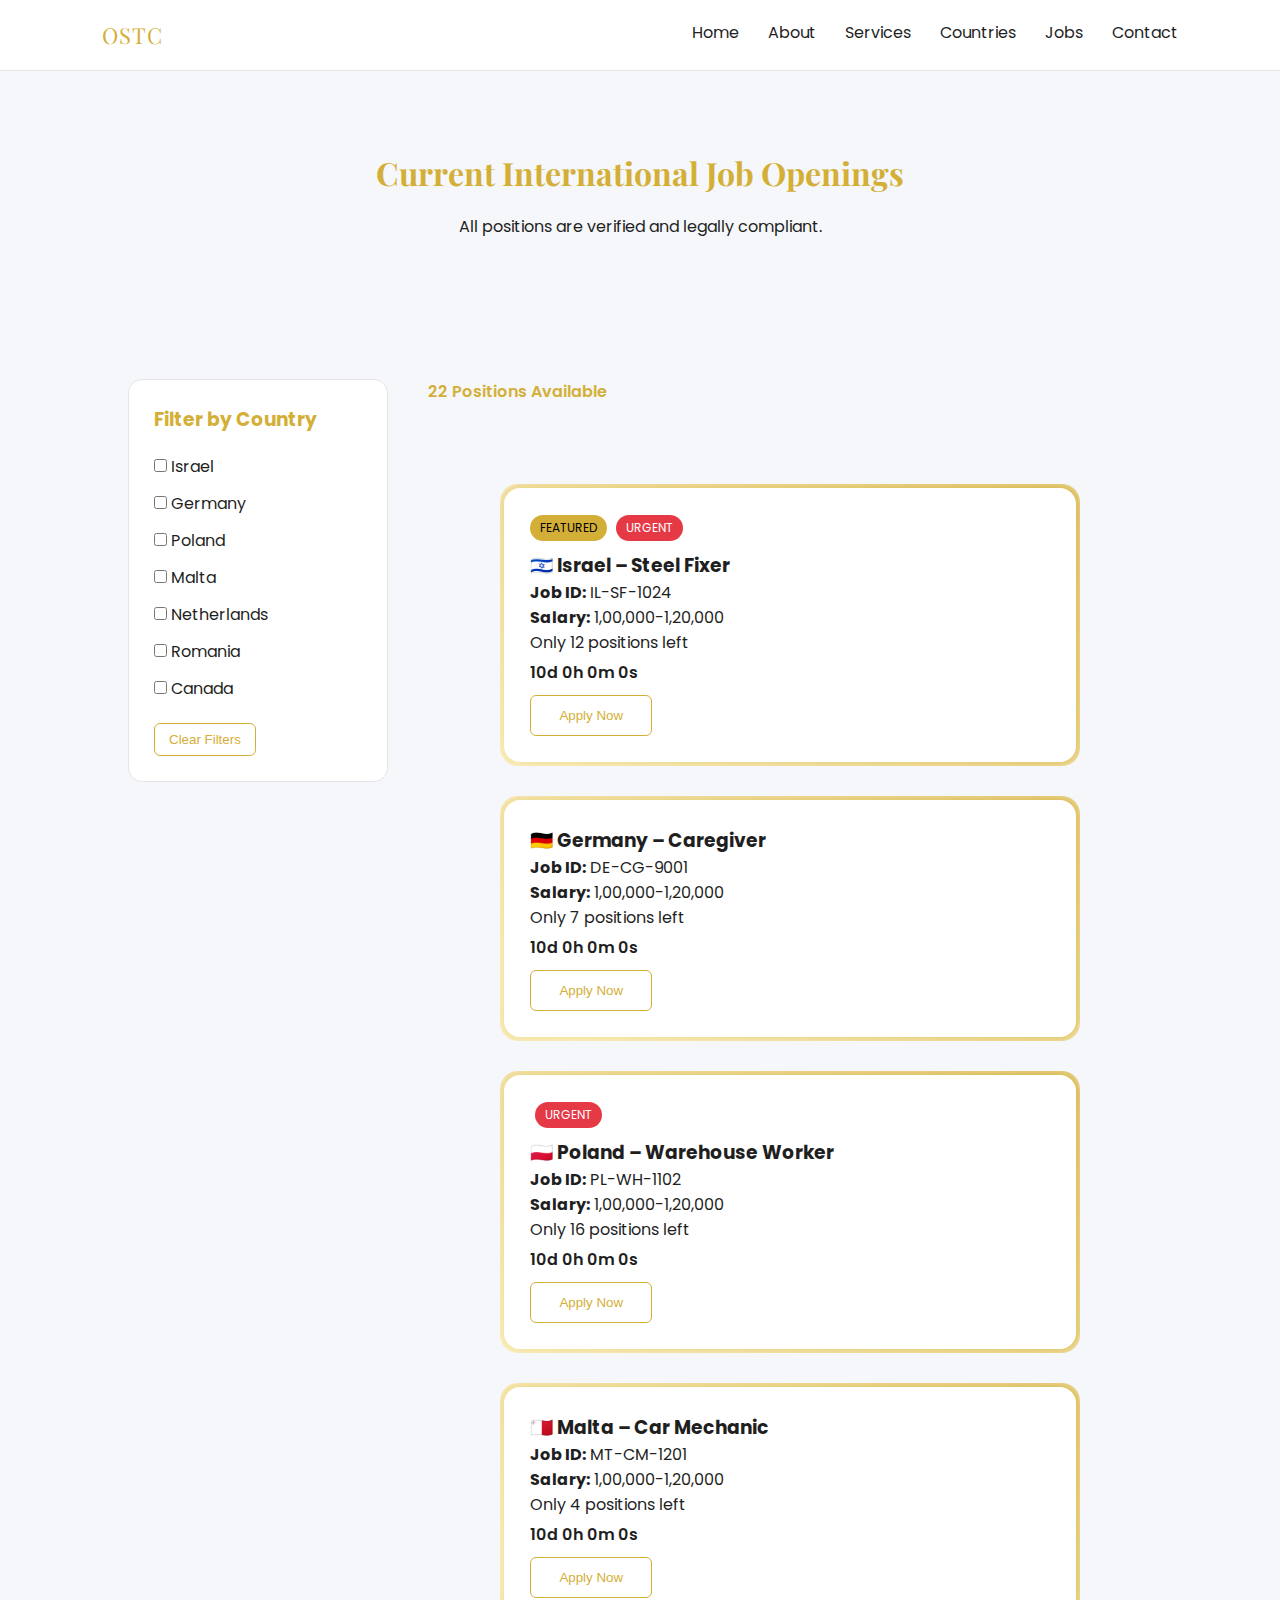
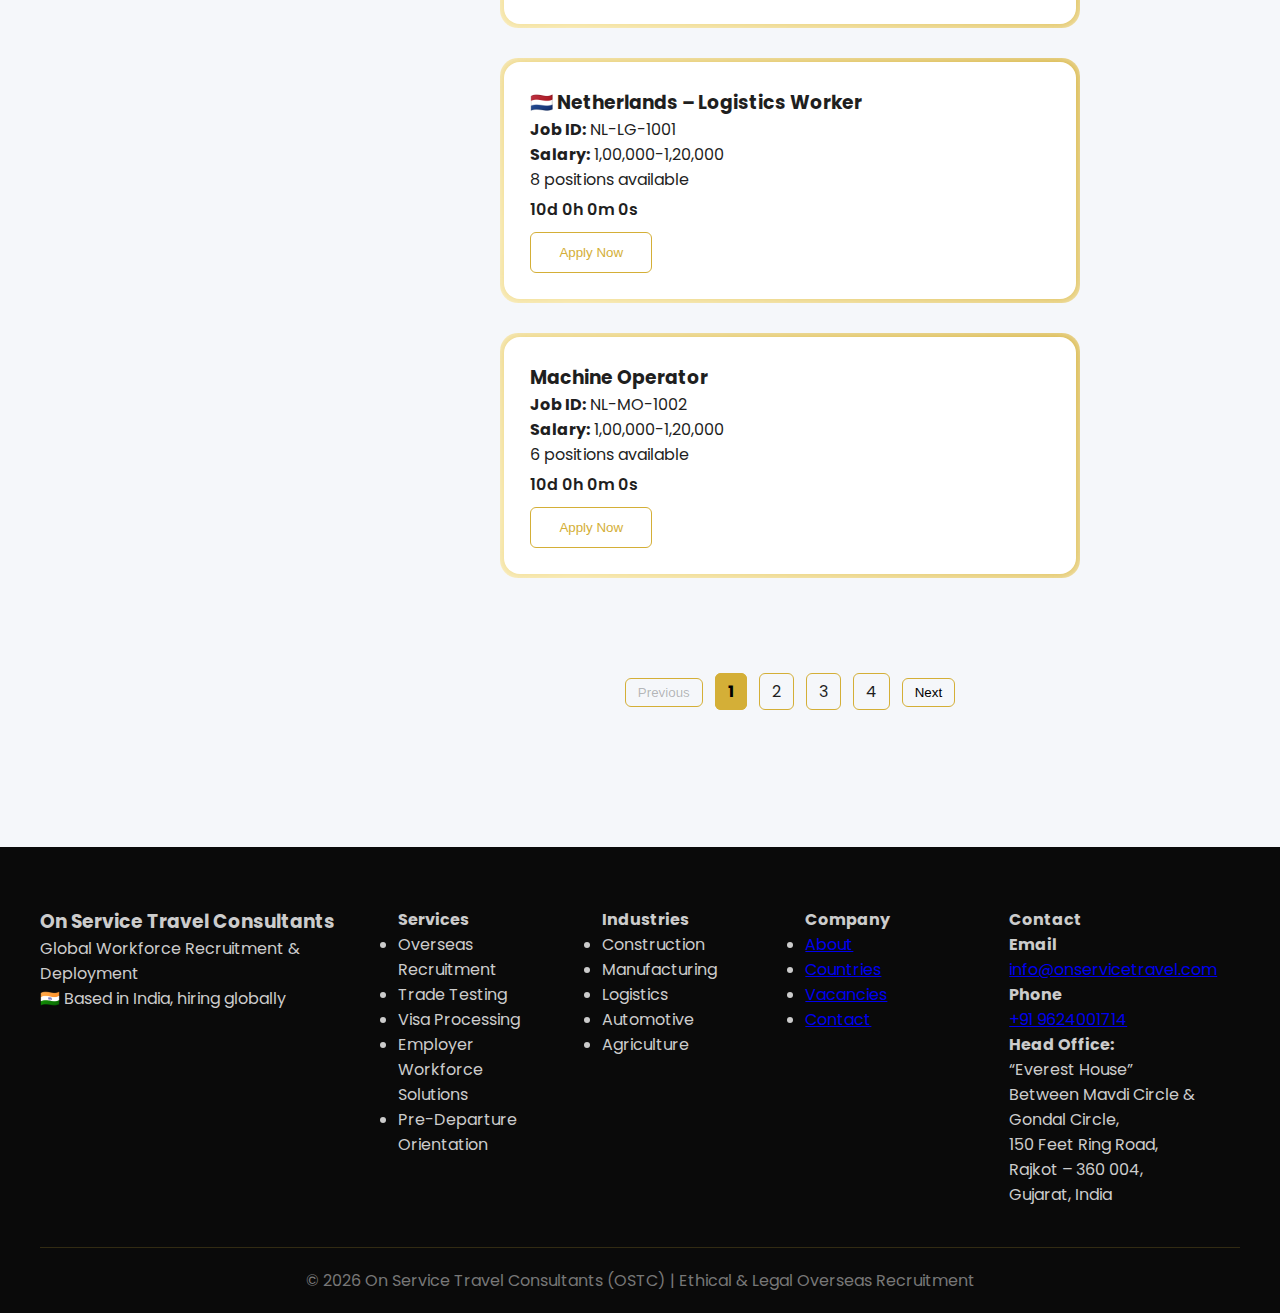
<file: jobs.html>
<!DOCTYPE html>
<html lang="en">
<head>
<meta charset="UTF-8">
<meta name="viewport" content="width=device-width, initial-scale=1.0">
<title>Jobs | OSTC International Recruitment</title>
<link rel="stylesheet" href="style.css">

<style>
.jobs-wrapper {
  display: grid;
  grid-template-columns: 260px 1fr;
  gap: 40px;
  padding: 60px 10%;
}

.job-filter {
  background: #ffffff;
  padding: 25px;
  border-radius: 14px;
  border: 1px solid #e5e5e5;
  height: fit-content;
}

.job-filter h3 { margin-bottom: 20px; color: #d4af37; }
.job-filter label { display: block; margin-bottom: 12px; cursor: pointer; }

.clear-btn {
  margin-top: 10px;
  padding: 8px 14px;
  border: 1px solid #d4af37;
  background: transparent;
  color: #d4af37;
  cursor: pointer;
  border-radius: 6px;
}

.clear-btn:hover { background: #d4af37; color: #000; }

.job-top-bar {
  display: flex;
  justify-content: space-between;
  align-items: center;
  margin-bottom: 20px;
}

.job-count { font-weight: 600; color: #d4af37; }

.badge-featured {
  background: #d4af37;
  color: #000;
  padding: 4px 10px;
  font-size: 12px;
  border-radius: 20px;
  display: inline-block;
  margin-bottom: 10px;
}

.badge-urgent {
  background: #e63946;
  color: #fff;
  padding: 4px 10px;
  font-size: 12px;
  border-radius: 20px;
  display: inline-block;
  margin-bottom: 10px;
  margin-left: 5px;
}

.countdown { font-weight: 600; margin-top: 5px; }

.job-card {
  transition: all 0.4s ease;
  overflow: hidden;
  position: relative;
}

.card-benefits {
  max-height: 0;
  overflow: hidden;
  transition: max-height 0.4s ease;
  font-size: 14px;
  margin-top: 10px;
}

.job-card.expanded .card-benefits { max-height: 200px; }

.pagination {
  text-align: center;
  margin-top: 40px;
}

.pagination button,
.pagination span {
  margin: 0 6px;
  padding: 6px 12px;
  border: 1px solid #d4af37;
  background: transparent;
  cursor: pointer;
  border-radius: 6px;
}

.pagination span.active {
  background: #d4af37;
  color: #000;
  font-weight: 700;
}

@media (max-width: 900px) {
  .jobs-wrapper { grid-template-columns: 1fr; }
}
</style>
</head>

<body>

<header>
<div class="logo">OSTC</div>
<nav>
<a href="index.html">Home</a>
<a href="about.html">About</a>
<a href="services.html">Services</a>
<a href="countries.html">Countries</a>
<a href="jobs.html">Jobs</a>
<a href="contact.html">Contact</a>
</nav>
</header>

<section class="section">
<h2>Current International Job Openings</h2>
<p>All positions are verified and legally compliant.</p>
</section>

<section>
<div class="jobs-wrapper">

<div class="job-filter">
<h3>Filter by Country</h3>
<label><input type="checkbox" class="country-filter" value="Israel"> Israel</label>
<label><input type="checkbox" class="country-filter" value="Germany"> Germany</label>
<label><input type="checkbox" class="country-filter" value="Poland"> Poland</label>
<label><input type="checkbox" class="country-filter" value="Malta"> Malta</label>
<label><input type="checkbox" class="country-filter" value="Netherlands"> Netherlands</label>
<label><input type="checkbox" class="country-filter" value="Romania"> Romania</label>
<label><input type="checkbox" class="country-filter" value="Canada"> Canada</label>
<button class="clear-btn" id="clearFilters">Clear Filters</button>
</div>

<div>
<div class="job-top-bar">
<div class="job-count" id="jobCount"></div>
</div>

<div class="grid" id="jobGrid">

<!-- ORIGINAL 4 -->

<div class="card job-card fade-in" data-country="Israel">
  <span class="badge-featured">FEATURED</span>
  <span class="badge-urgent">URGENT</span>
  <h3>🇮🇱 Israel – Steel Fixer</h3>
  <p><strong>Job ID:</strong> IL-SF-1024</p>
   <p><strong>Salary:</strong> 1,00,000-1,20,000</p>
  <p class="slots">Only 12 positions left</p>
  <p class="countdown"></p>
  <div class="card-benefits">
    ✔ Legal Work Visa<br>
    ✔ Employment Contract<br>
    ✔ Airport Pickup<br>
    ✔ Accommodation Assistance<br>
    ✔ Medical Insurance
  </div>
  <button class="btn" onclick="applyJob('Israel','Steel Fixer')">Apply Now</button>
</div>

<div class="card job-card fade-in" data-country="Germany">
  <h3>🇩🇪 Germany – Caregiver</h3>
  <p><strong>Job ID:</strong> DE-CG-9001</p>
   <p><strong>Salary:</strong> 1,00,000-1,20,000</p>
  <p class="slots">Only 7 positions left</p>
  <p class="countdown"></p>
  <div class="card-benefits">
    ✔ Legal Work Visa<br>
    ✔ Employment Contract<br>
    ✔ Airport Pickup<br>
    ✔ Accommodation Assistance<br>
    ✔ Medical Insurance
  </div>
  <button class="btn" onclick="applyJob('Germany','Caregiver')">Apply Now</button>
</div>

<div class="card job-card fade-in" data-country="Poland">
  <span class="badge-urgent">URGENT</span>
  <h3>🇵🇱 Poland – Warehouse Worker</h3>
  <p><strong>Job ID:</strong> PL-WH-1102</p>
    <p><strong>Salary:</strong> 1,00,000-1,20,000</p>
  <p class="slots">Only 16 positions left</p>
  <p class="countdown"></p>
  <div class="card-benefits">
    ✔ Legal Work Visa<br>
    ✔ Employment Contract<br>
    ✔ Airport Pickup<br>
    ✔ Accommodation Assistance<br>
    ✔ Medical Insurance
  </div>
  <button class="btn" onclick="applyJob('Poland','Warehouse Worker')">Apply Now</button>
</div>

<div class="card job-card fade-in" data-country="Malta">
  <h3>🇲🇹 Malta – Car Mechanic</h3>
  <p><strong>Job ID:</strong> MT-CM-1201</p>
   <p><strong>Salary:</strong> 1,00,000-1,20,000</p>
  <p class="slots">Only 4 positions left</p>
  <p class="countdown"></p>
  <div class="card-benefits">
    ✔ Legal Work Visa<br>
    ✔ Employment Contract<br>
    ✔ Airport Pickup<br>
    ✔ Accommodation Assistance<br>
    ✔ Medical Insurance
  </div>
  <button class="btn" onclick="applyJob('Malta','Car Mechanic')">Apply Now</button>
</div>

<!-- NETHERLANDS (6) -->

<div class="card job-card fade-in" data-country="Netherlands">
  <h3>🇳🇱 Netherlands – Logistics Worker</h3>
  <p><strong>Job ID:</strong> NL-LG-1001</p>
   <p><strong>Salary:</strong> 1,00,000-1,20,000</p>
  <p class="slots">8 positions available</p>
  <p class="countdown"></p>
  <div class="card-benefits">
    ✔ Legal Work Visa<br>
    ✔ Employment Contract<br>
    ✔ Airport Pickup<br>
    ✔ Accommodation Assistance<br>
    ✔ Medical Insurance
  </div>
  <button class="btn" onclick="applyJob('Netherlands','Logistics Worker')">Apply Now</button>
</div>

<div class="card job-card fade-in" data-country="Netherlands">
  <h3>Machine Operator</h3>
  <p><strong>Job ID:</strong> NL-MO-1002</p>
   <p><strong>Salary:</strong> 1,00,000-1,20,000</p>
  <p class="slots">6 positions available</p>
  <p class="countdown"></p>
  <div class="card-benefits">✔ Legal Work Visa<br>✔ Employment Contract<br>✔ Airport Pickup<br>✔ Accommodation Assistance<br>✔ Medical Insurance</div>
  <button class="btn" onclick="applyJob('Netherlands','Machine Operator')">Apply Now</button>
</div>

<div class="card job-card fade-in" data-country="Netherlands">
  <h3>Farm Worker</h3>
  <p><strong>Job ID:</strong> NL-FW-1003</p>
   <p><strong>Salary:</strong> 1,00,000-1,20,000</p>
  <p class="slots">10 positions available</p>
  <p class="countdown"></p>
  <div class="card-benefits">✔ Legal Work Visa<br>✔ Employment Contract<br>✔ Airport Pickup<br>✔ Accommodation Assistance<br>✔ Medical Insurance</div>
  <button class="btn" onclick="applyJob('Netherlands','Farm Worker')">Apply Now</button>
</div>

<div class="card job-card fade-in" data-country="Netherlands">
  <h3>Construction Labourer</h3>
  <p><strong>Job ID:</strong> NL-CL-1004</p>
   <p><strong>Salary:</strong> 1,00,000-1,20,000</p>
  <p class="slots">5 positions available</p>
  <p class="countdown"></p>
  <div class="card-benefits">✔ Legal Work Visa<br>✔ Employment Contract<br>✔ Airport Pickup<br>✔ Accommodation Assistance<br>✔ Medical Insurance</div>
  <button class="btn" onclick="applyJob('Netherlands','Construction Labourer')">Apply Now</button>
</div>

<div class="card job-card fade-in" data-country="Netherlands">
  <h3>Hotel Housekeeping</h3>
  <p><strong>Job ID:</strong> NL-HK-1005</p>
   <p><strong>Salary:</strong> 1,00,000-1,20,000</p>
  <p class="slots">12 positions available</p>
  <p class="countdown"></p>
  <div class="card-benefits">✔ Legal Work Visa<br>✔ Employment Contract<br>✔ Airport Pickup<br>✔ Accommodation Assistance<br>✔ Medical Insurance</div>
  <button class="btn" onclick="applyJob('Netherlands','Hotel Housekeeping')">Apply Now</button>
</div>

<div class="card job-card fade-in" data-country="Netherlands">
  <h3>Restaurant Dishwasher</h3>
  <p><strong>Job ID:</strong> NL-RD-1006</p>
   <p><strong>Salary:</strong> 1,00,000-1,20,000</p>
  <p class="slots">9 positions available</p>
  <p class="countdown"></p>
  <div class="card-benefits">✔ Legal Work Visa<br>✔ Employment Contract<br>✔ Airport Pickup<br>✔ Accommodation Assistance<br>✔ Medical Insurance</div>
  <button class="btn" onclick="applyJob('Netherlands','Restaurant Dishwasher')">Apply Now</button>
</div>

<!-- ROMANIA (6) -->

<div class="card job-card fade-in" data-country="Romania">
  <h3>🇷🇴 Romania – Factory Worker</h3>
  <p><strong>Job ID:</strong> RO-FW-2001</p>
   <p><strong>Salary:</strong> 1,00,000-1,20,000</p>
  <p class="slots">15 positions available</p>
  <p class="countdown"></p>
  <div class="card-benefits">✔ Legal Work Visa<br>✔ Employment Contract<br>✔ Airport Pickup<br>✔ Accommodation Assistance<br>✔ Medical Insurance</div>
  <button class="btn" onclick="applyJob('Romania','Factory Worker')">Apply Now</button>
</div>

<div class="card job-card fade-in" data-country="Romania">
  <h3>Forklift Operator</h3>
  <p><strong>Job ID:</strong> RO-FO-2002</p>
   <p><strong>Salary:</strong> 1,00,000-1,20,000</p>
  <p class="slots">7 positions available</p>
  <p class="countdown"></p>
  <div class="card-benefits">✔ Legal Work Visa<br>✔ Employment Contract<br>✔ Airport Pickup<br>✔ Accommodation Assistance<br>✔ Medical Insurance</div>
  <button class="btn" onclick="applyJob('Romania','Forklift Operator')">Apply Now</button>
</div>

<div class="card job-card fade-in" data-country="Romania">
  <h3>Automotive Painter</h3>
  <p><strong>Job ID:</strong> RO-AP-2003</p>
   <p><strong>Salary:</strong> 1,00,000-1,20,000</p>
  <p class="slots">6 positions available</p>
  <p class="countdown"></p>
  <div class="card-benefits">✔ Legal Work Visa<br>✔ Employment Contract<br>✔ Airport Pickup<br>✔ Accommodation Assistance<br>✔ Medical Insurance</div>
  <button class="btn" onclick="applyJob('Romania','Automotive Painter')">Apply Now</button>
</div>

<div class="card job-card fade-in" data-country="Romania">
  <h3>Warehouse Picker</h3>
  <p><strong>Job ID:</strong> RO-WP-2004</p>
   <p><strong>Salary:</strong> 1,00,000-1,20,000</p>
  <p class="slots">11 positions available</p>
  <p class="countdown"></p>
  <div class="card-benefits">✔ Legal Work Visa<br>✔ Employment Contract<br>✔ Airport Pickup<br>✔ Accommodation Assistance<br>✔ Medical Insurance</div>
  <button class="btn" onclick="applyJob('Romania','Warehouse Picker')">Apply Now</button>
</div>

<div class="card job-card fade-in" data-country="Romania">
  <h3>Assembly Line Worker</h3>
  <p><strong>Job ID:</strong> RO-AL-2005</p>
   <p><strong>Salary:</strong> 1,00,000-1,20,000</p>
  <p class="slots">13 positions available</p>
  <p class="countdown"></p>
  <div class="card-benefits">✔ Legal Work Visa<br>✔ Employment Contract<br>✔ Airport Pickup<br>✔ Accommodation Assistance<br>✔ Medical Insurance</div>
  <button class="btn" onclick="applyJob('Romania','Assembly Line Worker')">Apply Now</button>
</div>

<div class="card job-card fade-in" data-country="Romania">
  <h3>Hotel Receptionist</h3>
  <p><strong>Job ID:</strong> RO-HR-2006</p>
   <p><strong>Salary:</strong> 1,00,000-1,20,000</p>
  <p class="slots">5 positions available</p>
  <p class="countdown"></p>
  <div class="card-benefits">✔ Legal Work Visa<br>✔ Employment Contract<br>✔ Airport Pickup<br>✔ Accommodation Assistance<br>✔ Medical Insurance</div>
  <button class="btn" onclick="applyJob('Romania','Hotel Receptionist')">Apply Now</button>
</div>

<!-- CANADA (6) -->

<div class="card job-card fade-in" data-country="Canada">
  <h3>🇨🇦 Canada – Heavy Duty Mechanic</h3>
  <p><strong>Job ID:</strong> CA-HM-3001</p>
   <p><strong>Salary:</strong> 1,00,000-1,20,000</p>
  <p class="slots">4 positions available</p>
  <p class="countdown"></p>
  <div class="card-benefits">✔ LMIA Approved Employer<br>✔ Work Permit Support<br>✔ Airport Pickup<br>✔ Accommodation Assistance<br>✔ Medical Insurance</div>
  <button class="btn" onclick="applyJob('Canada','Heavy Duty Mechanic')">Apply Now</button>
</div>

<div class="card job-card fade-in" data-country="Canada">
  <h3>Construction Labourer</h3>
  <p><strong>Job ID:</strong> CA-CL-3002</p>
   <p><strong>Salary:</strong> 1,00,000-1,20,000</p>
  <p class="slots">9 positions available</p>
  <p class="countdown"></p>
  <div class="card-benefits">✔ LMIA Approved Employer<br>✔ Work Permit Support<br>✔ Airport Pickup<br>✔ Accommodation Assistance<br>✔ Medical Insurance</div>
  <button class="btn" onclick="applyJob('Canada','Construction Labourer')">Apply Now</button>
</div>

<div class="card job-card fade-in" data-country="Canada">
  <h3>Licensed Practical Nurse</h3>
  <p><strong>Job ID:</strong> CA-LPN-3003</p>
   <p><strong>Salary:</strong> 1,00,000-1,20,000</p>
  <p class="slots">3 positions available</p>
  <p class="countdown"></p>
  <div class="card-benefits">✔ LMIA Approved Employer<br>✔ Work Permit Support<br>✔ Airport Pickup<br>✔ Accommodation Assistance<br>✔ Medical Insurance</div>
  <button class="btn" onclick="applyJob('Canada','Licensed Practical Nurse')">Apply Now</button>
</div>

<div class="card job-card fade-in" data-country="Canada">
  <h3>Sheet Metal Worker</h3>
  <p><strong>Job ID:</strong> CA-SM-3004</p>
   <p><strong>Salary:</strong> 1,00,000-1,20,000</p>
  <p class="slots">6 positions available</p>
  <p class="countdown"></p>
  <div class="card-benefits">✔ LMIA Approved Employer<br>✔ Work Permit Support<br>✔ Airport Pickup<br>✔ Accommodation Assistance<br>✔ Medical Insurance</div>
  <button class="btn" onclick="applyJob('Canada','Sheet Metal Worker')">Apply Now</button>
</div>

<div class="card job-card fade-in" data-country="Canada">
  <h3>Warehouse Support</h3>
  <p><strong>Job ID:</strong> CA-WS-3005</p>
   <p><strong>Salary:</strong> 1,00,000-1,20,000</p>
  <p class="slots">10 positions available</p>
  <p class="countdown"></p>
  <div class="card-benefits">✔ LMIA Approved Employer<br>✔ Work Permit Support<br>✔ Airport Pickup<br>✔ Accommodation Assistance<br>✔ Medical Insurance</div>
  <button class="btn" onclick="applyJob('Canada','Warehouse Support')">Apply Now</button>
</div>

<div class="card job-card fade-in" data-country="Canada">
  <h3>Dental Assistant</h3>
  <p><strong>Job ID:</strong> CA-DA-3006</p>
   <p><strong>Salary:</strong> 1,00,000-1,20,000</p>
  <p class="slots">5 positions available</p>
  <p class="countdown"></p>
  <div class="card-benefits">✔ LMIA Approved Employer<br>✔ Work Permit Support<br>✔ Airport Pickup<br>✔ Accommodation Assistance<br>✔ Medical Insurance</div>
  <button class="btn" onclick="applyJob('Canada','Dental Assistant')">Apply Now</button>
</div>

</div>

<div class="pagination"></div>

</div>
</div>
</section>

<footer class="main-footer">

  <div class="footer-container">

    <!-- LEFT BRAND COLUMN -->
    <div class="footer-brand">
      <h3>On Service Travel Consultants</h3>
      <p>Global Workforce Recruitment & Deployment</p>
      <p>🇮🇳 Based in India, hiring globally</p>
    </div>

    <!-- SERVICES -->
    <div class="footer-col">
      <h4>Services</h4>
      <ul>
        <li>Overseas Recruitment</li>
        <li>Trade Testing</li>
        <li>Visa Processing</li>
        <li>Employer Workforce Solutions</li>
        <li>Pre-Departure Orientation</li>
      </ul>
    </div>

    <!-- INDUSTRIES -->
    <div class="footer-col">
      <h4>Industries</h4>
      <ul>
        <li>Construction</li>
        <li>Manufacturing</li>
        <li>Logistics</li>
        <li>Automotive</li>
        <li>Agriculture</li>
      </ul>
    </div>

    <!-- COMPANY -->
    <div class="footer-col">
      <h4>Company</h4>
      <ul>
        <li><a href="about.html">About</a></li>
        <li><a href="countries.html">Countries</a></li>
        <li><a href="jobs.html">Vacancies</a></li>
        <li><a href="contact.html">Contact</a></li>
      </ul>
    </div>

    <!-- CONTACT -->
    <div class="footer-col footer-contact">
      <h4>Contact</h4>

      <div class="contact-row">
        <div>
          <strong>Email</strong>
          <p><a href="mailto:info@onservicetravel.com">info@onservicetravel.com</a></p>
        </div>

        <div>
          <strong>Phone</strong>
          <p><a href="tel:+919624001714">+91 9624001714</a></p>
        </div>
      </div>

      <div class="footer-address">
        <strong>Head Office:</strong>
        <p>
          “Everest House”<br>
          Between Mavdi Circle & Gondal Circle,<br>
          150 Feet Ring Road,<br>
          Rajkot – 360 004,<br>
          Gujarat, India
        </p>
      </div>

    </div>

  </div>

  <div class="footer-bottom">
    © 2026 On Service Travel Consultants (OSTC) | Ethical & Legal Overseas Recruitment
  </div>

</footer>

<script>
function applyJob(country, job) {
  localStorage.setItem("selectedCountry", country);
  localStorage.setItem("selectedJob", job);
  window.location.href = "contact.html";
}

const filters = document.querySelectorAll('.country-filter');
const jobCards = Array.from(document.querySelectorAll('.job-card'));
const jobCount = document.getElementById('jobCount');
const clearBtn = document.getElementById('clearFilters');
const sortSelect = document.getElementById('sortSelect');
const jobGrid = document.getElementById('jobGrid');

/* PAGINATION VARIABLES */
const jobsPerPage = 6;
let currentPage = 1;
let filteredJobs = [...jobCards];

/* UPDATE COUNT */
function updateCount() {
  jobCount.innerText = filteredJobs.length + " Positions Available";
}

/* RENDER JOBS BASED ON PAGE */
function renderJobs() {
  jobCards.forEach(card => card.style.display = "none");

  const start = (currentPage - 1) * jobsPerPage;
  const end = start + jobsPerPage;

  filteredJobs.slice(start, end).forEach(card => {
    card.style.display = "block";
  });

  updateCount();
  renderPagination();
}

/* RENDER PAGINATION */
function renderPagination() {
  let pagination = document.querySelector('.pagination');
  if (!pagination) {
    pagination = document.createElement("div");
    pagination.className = "pagination";
    jobGrid.parentNode.appendChild(pagination);
  }

  pagination.innerHTML = "";

  const totalPages = Math.ceil(filteredJobs.length / jobsPerPage);

  const prevBtn = document.createElement("button");
  prevBtn.innerText = "Previous";
  prevBtn.disabled = currentPage === 1;
  prevBtn.onclick = () => {
    currentPage--;
    renderJobs();
  };
  pagination.appendChild(prevBtn);

  for (let i = 1; i <= totalPages; i++) {
    const pageBtn = document.createElement("span");
    pageBtn.innerText = i;
    if (i === currentPage) pageBtn.classList.add("active");
    pageBtn.onclick = () => {
      currentPage = i;
      renderJobs();
    };
    pagination.appendChild(pageBtn);
  }

  const nextBtn = document.createElement("button");
  nextBtn.innerText = "Next";
  nextBtn.disabled = currentPage === totalPages;
  nextBtn.onclick = () => {
    currentPage++;
    renderJobs();
  };
  pagination.appendChild(nextBtn);
}

/* FILTERING */
filters.forEach(f => f.addEventListener('change', () => {
  const selected = Array.from(filters)
    .filter(f => f.checked)
    .map(f => f.value);

  filteredJobs = jobCards.filter(card => {
    return selected.length === 0 || selected.includes(card.dataset.country);
  });

  currentPage = 1;
  renderJobs();
}));

clearBtn.addEventListener('click', () => {
  filters.forEach(f => f.checked = false);
  filteredJobs = [...jobCards];
  currentPage = 1;
  renderJobs();
});

/* 10 DAY LIVE TIMER */
function handleCountdowns() {
  const tenDays = new Date().getTime() + (10 * 24 * 60 * 60 * 1000);

  jobCards.forEach(card => {
    card.dataset.deadline = tenDays;
  });

  function updateTimers() {
    const now = new Date().getTime();

    jobCards.forEach(card => {
      const countdownEl = card.querySelector('.countdown');
      if (!countdownEl) return;

      const deadline = parseInt(card.dataset.deadline);
      const distance = deadline - now;

      if (distance <= 0) {
        countdownEl.innerText = "Application Closed";
        countdownEl.style.color = "red";
        return;
      }

      const days = Math.floor(distance / (1000 * 60 * 60 * 24));
      const hours = Math.floor((distance % (1000 * 60 * 60 * 24)) / (1000 * 60 * 60));
      const minutes = Math.floor((distance % (1000 * 60 * 60)) / (1000 * 60));
      const seconds = Math.floor((distance % (1000 * 60)) / 1000);

      countdownEl.innerText =
        days + "d " + hours + "h " + minutes + "m " + seconds + "s";

      if (distance <= 10 * 60 * 1000) {
        countdownEl.style.color = "red";
      } else {
        countdownEl.style.color = "";
      }
    });
  }

  updateTimers();
  setInterval(updateTimers, 1000);
}

/* EXPAND AFTER 2s HOVER */
function applyHoverExpand() {
  jobCards.forEach(card => {
    let timer;
    card.addEventListener("mouseenter", () => {
      timer = setTimeout(() => {
        card.classList.add("expanded");
      }, 2000);
    });

    card.addEventListener("mouseleave", () => {
      clearTimeout(timer);
      card.classList.remove("expanded");
    });
  });
}

/* INITIALIZE */
handleCountdowns();
applyHoverExpand();
renderJobs();
</script>

</body>
</html>
</file>
<file: style.css>
/* ================================
   OSTC LIGHT + STRONG GOLD GLOW
================================ */

/* Google Fonts */
@import url('https://fonts.googleapis.com/css2?family=Playfair+Display:wght@600;700&family=Poppins:wght@300;400;500;600&display=swap');

* {
  margin: 0;
  padding: 0;
  box-sizing: border-box;
}

html {
  scroll-behavior: smooth;
}

body {
  font-family: 'Poppins', sans-serif;
  background: #f5f7fa;
  color: #1f1f1f;
  overflow-x: hidden;
}

/* ===== Header ===== */
header {
  position: sticky;
  top: 0;
  display: flex;
  justify-content: space-between;
  padding: 20px 8%;
  background: #ffffff;
  border-bottom: 1px solid #e5e5e5;
  z-index: 1000;
}

.logo {
  font-family: 'Playfair Display', serif;
  font-size: 22px;
  color: #d4af37;
  letter-spacing: 1px;
}

nav a {
  margin-left: 25px;
  text-decoration: none;
  color: #1f1f1f;
  position: relative;
  transition: 0.3s;
}

nav a::after {
  content: "";
  position: absolute;
  width: 0%;
  height: 2px;
  background: #d4af37;
  bottom: -6px;
  left: 0;
  transition: 0.3s;
}

nav a:hover {
  color: #d4af37;
}

nav a:hover::after {
  width: 100%;
}

/* ===== Hero ===== */
.hero {
  min-height: 90vh;
  display: flex;
  justify-content: center;
  align-items: center;
  text-align: center;
  padding: 0 10%;
}

.hero h1 {
  font-family: 'Playfair Display', serif;
  font-size: 48px;
  color: #d4af37;
  margin-bottom: 20px;
}

.hero p {
  font-size: 18px;
  opacity: 0.85;
  margin-bottom: 30px;
}

/* ===== Buttons ===== */
.btn {
  padding: 12px 28px;
  border: 1px solid #d4af37;
  color: #d4af37;
  background: transparent;
  cursor: pointer;
  transition: 0.3s ease;
  text-decoration: none;
  border-radius: 6px;
}

.btn:hover {
  background: #d4af37;
  color: #000;
}

/* Sticky CTA */
.sticky-cta {
  position: fixed;
  bottom: 20px;
  right: 20px;
  background: #d4af37;
  color: #000;
  padding: 12px 18px;
  border-radius: 30px;
  font-weight: 500;
  text-decoration: none;
  z-index: 999;
}

/* WhatsApp */
.whatsapp {
  position: fixed;
  bottom: 80px;
  right: 20px;
  background: #25D366;
  color: #fff;
  padding: 12px 16px;
  border-radius: 50%;
  font-size: 18px;
  text-decoration: none;
  z-index: 999;
}

/* ===== Sections ===== */
.section {
  padding: 80px 10%;
  text-align: center;
}

.section h2 {
  font-family: 'Playfair Display', serif;
  color: #d4af37;
  margin-bottom: 20px;
  font-size: 32px;
}

/* ===== GRID ===== */
.grid {
  display: grid;
  grid-template-columns: repeat(auto-fit, minmax(280px, 1fr));
  gap: 30px;
  padding: 60px 10%;
}

/* ===================================
   STRONG INFINITE GOLD GLOW CARD
=================================== */

.card {
  position: relative;
  padding: 30px;
  border-radius: 18px;
  background: #ffffff;
  overflow: hidden;
  z-index: 1;
  transition: 0.3s ease;
}

/* Animated glowing border */
.card::before {
  content: "";
  position: absolute;
  inset: -4px;
  border-radius: 22px;
  background: linear-gradient(
    45deg,
    #d4af37,
    #f5e29a,
    #d4af37,
    #b8860b,
    #d4af37
  );
  background-size: 400% 400%;
  animation: goldGlow 6s linear infinite;
  z-index: -2;
  filter: blur(8px);
}

/* White inner layer */
.card::after {
  content: "";
  position: absolute;
  inset: 4px;
  border-radius: 16px;
  background: #ffffff;
  z-index: -1;
}

.card:hover {
  transform: translateY(-8px);
}

@keyframes goldGlow {
  0% { background-position: 0% 50%; }
  100% { background-position: 400% 50%; }
}

/* ===== Timeline ===== */
.timeline {
  max-width: 900px;
  margin: auto;
}

.step {
  margin-bottom: 40px;
}

.step h3 {
  color: #d4af37;
  margin-bottom: 10px;
}

.progress-bar {
  height: 6px;
  background: rgba(212,175,55,0.2);
  border-radius: 5px;
  overflow: hidden;
  margin-top: 10px;
}

.progress-fill {
  height: 100%;
  width: 0%;
  background: #d4af37;
  transition: width 1.2s ease;
}

/* ===== Accordion ===== */
.accordion-item {
  margin-bottom: 20px;
}

.accordion-header {
  padding: 18px;
  cursor: pointer;
  background: #ffffff;
  border: 1px solid #e5e5e5;
  color: #d4af37;
  border-radius: 8px;
}

.accordion-content {
  max-height: 0;
  overflow: hidden;
  transition: max-height 0.5s ease;
  padding: 0 20px;
  background: #f5f7fa;
  border-radius: 0 0 8px 8px;
}

/* ===== Counter ===== */
.counter {
  font-size: 40px;
  color: #d4af37;
  font-weight: bold;
}

/* ===== Footer ===== */
.main-footer {
  background: #0a0a0a;
  color: #ccc;
  padding: 60px 40px 20px;
  margin-top: 80px;
}

.footer-container {
  display: grid;
  grid-template-columns: 2fr 1fr 1fr 1fr 1.5fr;
  gap: 50px;
  max-width: 1400px;
  margin: auto;
  text-align: left;
}

.footer-bottom {
  text-align: center;
  margin-top: 40px;
  padding-top: 20px;
  border-top: 1px solid rgba(212,175,55,0.2);
  color: #777;
}

/* ===== Responsive ===== */
@media (max-width: 768px) {
  .hero h1 {
    font-size: 32px;
  }

  .footer-container {
    grid-template-columns: 1fr;
  }
}
/* ===================================
   ELECTRIC GOLD PACKAGE CARDS
=================================== */

.minimal-card.electric {
  position: relative;
  overflow: visible;
  border-radius: 16px;
  background: #ffffff;
  padding: 24px;
  transition: transform 0.35s ease, box-shadow 0.35s ease;
  z-index: 1;
}

/* glowing animated border */
.minimal-card.electric::before {
  content: "";
  position: absolute;
  inset: -5px;
  border-radius: 20px;
  background: linear-gradient(
    45deg,
    #d4af37,
    #f7e49b,
    #d4af37,
    #b8860b,
    #d4af37
  );
  background-size: 400% 400%;
  animation: electricGold 5s linear infinite;
  z-index: -2;
  filter: blur(8px);
}

/* clean white inside layer */
.minimal-card.electric::after {
  content: "";
  position: absolute;
  inset: 4px;
  border-radius: 14px;
  background: #ffffff;
  z-index: -1;
}

/* hover lift */
.minimal-card.electric:hover {
  transform: translateY(-10px);
  box-shadow: 0 18px 35px rgba(0,0,0,0.08);
}

/* animated glow movement */
@keyframes electricGold {
  0% { background-position: 0% 50%; }
  100% { background-position: 400% 50%; }
}

/* spark glow */
.spark {
  position: absolute;
  top: -10px;
  right: -10px;
  width: 40px;
  height: 40px;
  background: radial-gradient(circle, #fff6c0, rgba(212,175,55,0.1));
  border-radius: 50%;
  animation: sparkPulse 2.5s infinite;
}

@keyframes sparkPulse {
  0% { transform: scale(0.9); opacity: 0.7; }
  50% { transform: scale(1.1); opacity: 1; }
  100% { transform: scale(0.9); opacity: 0.7; }
}

/* subtle lightning accent */
.strike {
  position: absolute;
  bottom: 10px;
  left: 12px;
  width: 40px;
  height: 8px;
  background: linear-gradient(90deg,#fff,#d4af37);
  opacity: 0.15;
  border-radius: 4px;
  transform: skewX(-20deg);
}
</file>
